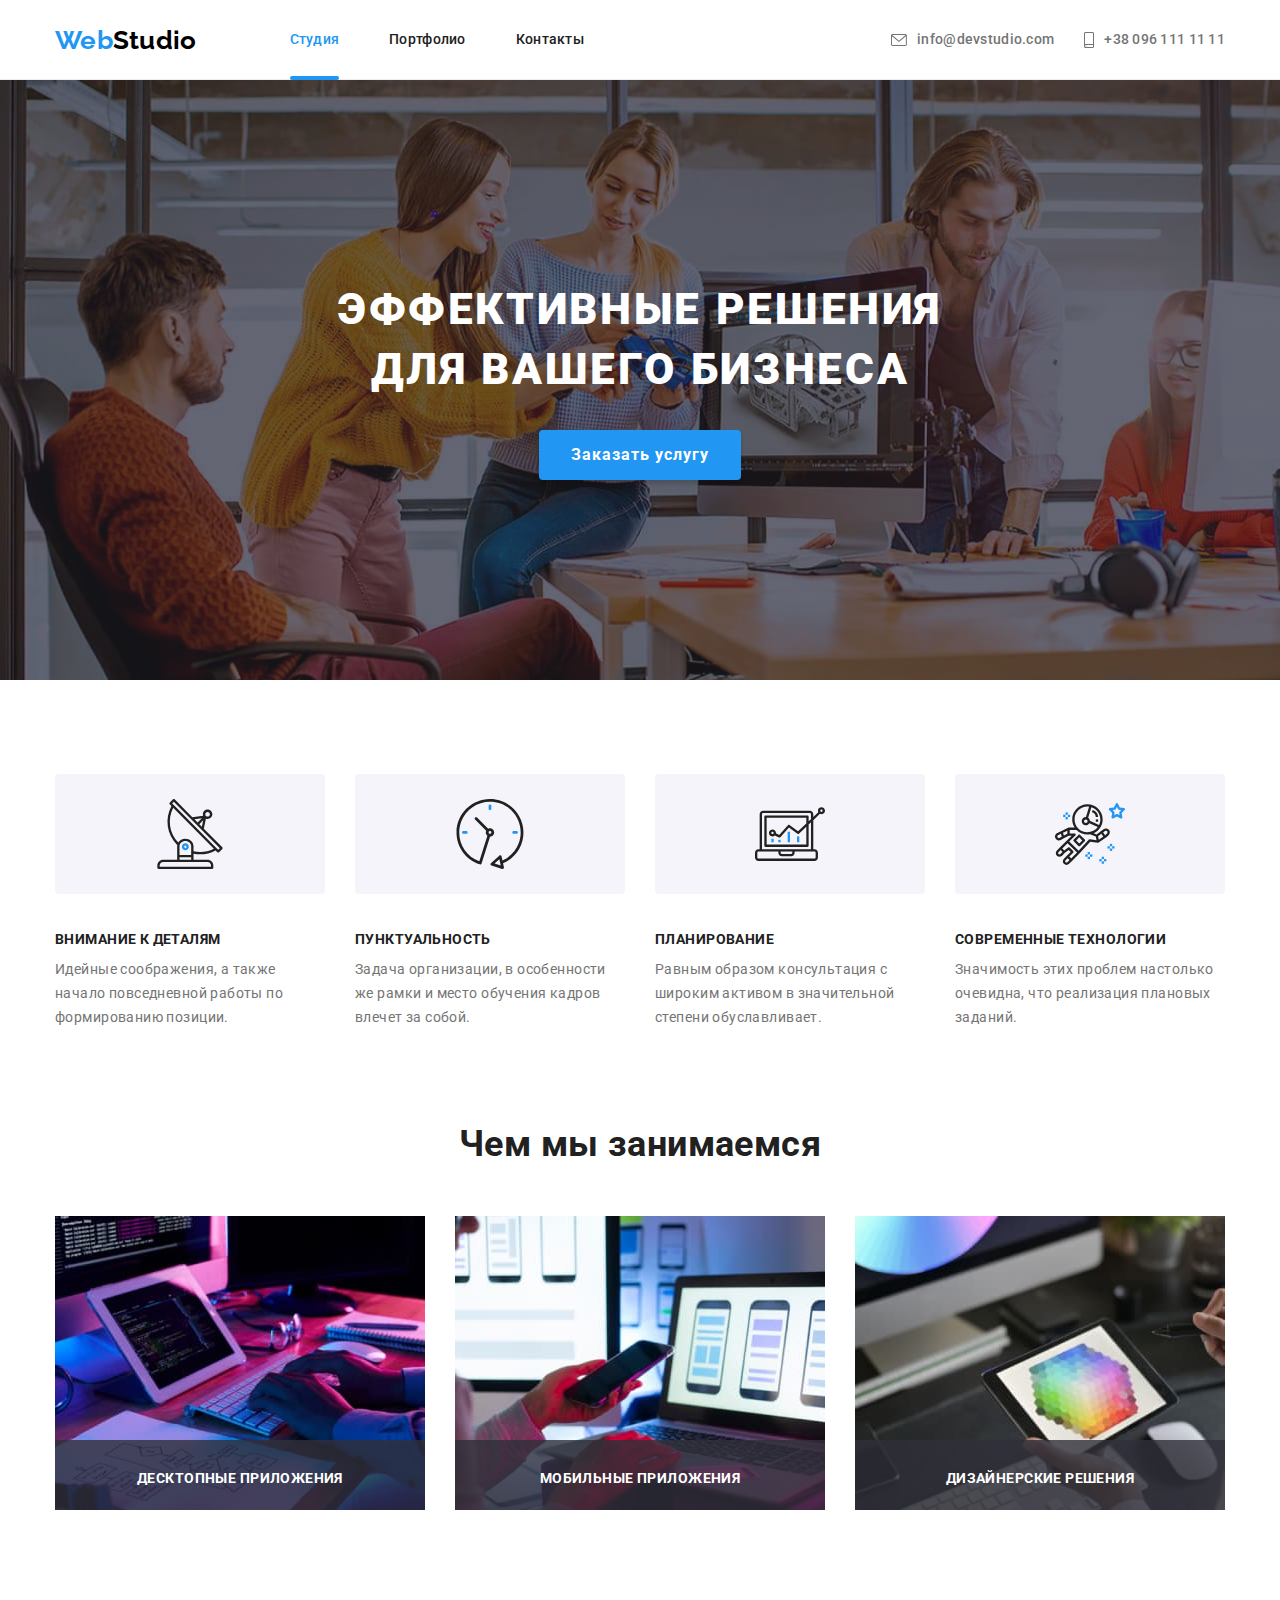
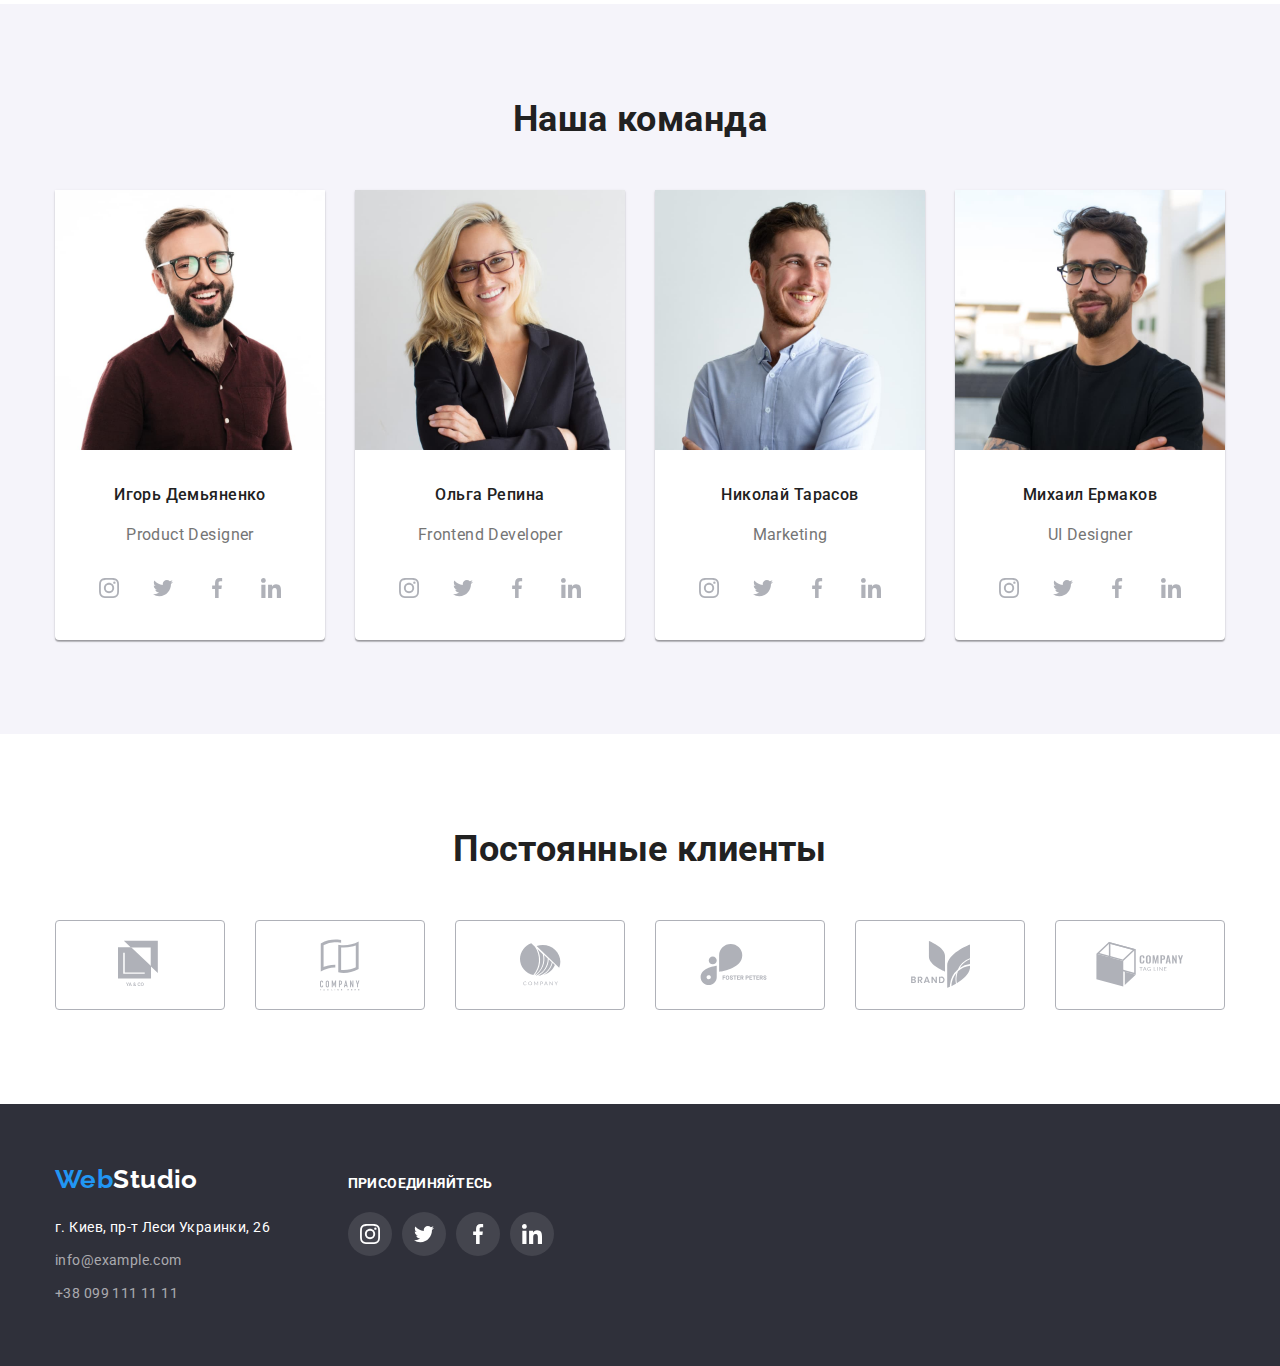
<file: index.html>
<!DOCTYPE html>
<html lang="ru">
<head>
    <meta charset="UTF-8">
    <meta http-equiv="X-UA-Compatible" content="IE=edge">
    <meta name="viewport" content="width=device-width, initial-scale=1.0">
    <title>WebStudio</title>    
    <link rel="preconnect" href="https://fonts.gstatic.com">
    <link href="https://fonts.googleapis.com/css2?family=Raleway:wght@700&family=Roboto:wght@400;500;700;900&display=swap"
        rel="stylesheet">
    <link rel="stylesheet" href="https://cdnjs.cloudflare.com/ajax/libs/modern-normalize/1.0.0/modern-normalize.min.css" />
    <link rel="stylesheet" href="./css/styles.css">    
</head>
<body class="body">

    <!-- Шапка страницы -->
    <header class="header">
        <div class="container header-container">
            <nav class="navigation">
                <a class="logo" href="./index.html"><span class="logo-web">Web</span>Studio</a>
                <ul class="list menu">
                    <li class="menu-item"><a class="link nav-website curent" href="Студия">Студия</a></li>
                    <li class="menu-item"><a class="link nav-website" href="./portfolio.html">Портфолио</a></li>
                    <li class="menu-item"><a class="link nav-website" href="Контакты">Контакты</a></li>
                </ul>
            </nav>
            <ul class="list menu">
                <li class="menu-item contacts">
                    <a class="link" href="mailto:info@devstudio.com">
                        <svg class="icon-mail">
                            <use href="./images/icons-svg/header/sprite.svg#icon-envelope"></use>
                        </svg>
                        info@devstudio.com</a>
                </li>
                <li class="menu-item contacts">
                    <a class="link" href="tell:+380961111111">
                        <svg class="icon-phone">
                            <use href="./images/icons-svg/header/sprite.svg#icon-smartphone"></use>
                        </svg>
                        +38 096 111 11 11</a>
                </li>
            </ul>
        </div>                                
    </header>

    <!-- Тело страницы -->
    <main>

        <!-- hero -->
        <section class="hero dark-bg">
            <div class="container">
                <h1 class="heading">Эффективные решения для вашего бизнеса</h1>
                <button class="button" type="button" data-modal-open>Заказать услугу</button>
            </div>              
        </section>

        <!-- Секция 2 -->
        <section class="title">
            <div class="container">
                <h2 class="title-list visually-hidden">Особености</h2>                    
                <ul class="list description">
                    <li class="description-item">                        
                        <h3 class="title-heading">Внимание к деталям</h3>
                        <p>Идейные соображения, а также начало повседневной работы по формированию позиции.</p>
                    </li>
                    <li class="description-item">
                        <h3 class="title-heading">Пунктуальность</h3>
                        <p>Задача организации, в особенности же рамки и место обучения кадров влечет за собой.</p>
                    </li>
                    <li class="description-item">
                        <h3 class="title-heading">Планирование</h3>
                        <p>Равным образом консультация с широким активом в значительной степени обуславливает.</p>
                    </li>
                    <li class="description-item">
                        <h3 class="title-heading">Современные технологии</h3>
                        <p>Значимость этих проблем настолько очевидна, что реализация плановых заданий.</p>
                    </li>
                </ul>                               
            </div>            
        </section>

        <!-- Секция 3 -->
        <section class="work">
            <div class="container">
                <h2 class="title-list">Чем мы занимаемся</h2>
                <ul class="list images">
                    <li class="images-item">
                        <img src="./images/box1.jpg" width="370" alt="компьютарные технологии">
                        <p class="label">Десктопные приложения</p>
                    </li>
                    <li class="images-item">
                        <img src="./images/box2.jpg" width="370" alt="мобилные приложения">
                        <p class="label">Мобильные приложения</p>
                    </li>
                    <li class="images-item">
                        <img src="./images/box3.jpg" width="370" alt="планшетная графика">
                        <p class="label">Дизайнерские решения</p>
                    </li>
                </ul>
            </div>         
        </section>

        <!-- Секция 4 -->
        <section class="team">
            <div class="container">
                <h2 class="title-list">Наша команда</h2>
                <ul class="list team-list">
                    <li class="list-card">
                        <img src="./images/Игорь_Демьяненко.jpg" width="270" alt="фото">
                        <div class="developer-names">
                            <h3 class="card-heading">Игорь Демьяненко</h3>
                            <p class="profession" lang="en">Product Designer</p>
                            <ul class="list social-icons">
                                <li class="social-icons-item">
                                    <a class="social-icons-link" href="" target="_blank" rel="noopener noreferrer">
                                        <svg class="icon">
                                            <use href="./images/icons-svg/social-network/sprite.svg#icon-instagram"></use>
                                        </svg>
                                    </a>
                                </li>
                                <li class="social-icons-item">
                                    <a class="social-icons-link" href="" target="_blank" rel="noopener noreferrer">
                                        <svg class="icon">
                                            <use href="./images/icons-svg/social-network/sprite.svg#icon-twitter"></use>
                                        </svg>
                                    </a>
                                </li>
                                <li class="social-icons-item">
                                    <a class="social-icons-link" href="" target="_blank" rel="noopener noreferrer">
                                        <svg class="icon">
                                            <use href="./images/icons-svg/social-network/sprite.svg#icon-facebook"></use>
                                        </svg>
                                    </a>
                                </li>
                                <li class="social-icons-item">
                                    <a class="social-icons-link" href="" target="_blank" rel="noopener noreferrer">
                                        <svg class="icon">
                                            <use href="./images/icons-svg/social-network/sprite.svg#icon-linkedin"></use>
                                        </svg>
                                    </a>
                                </li>
                            </ul>
                        </div>                        
                    </li>
                    <li class="list-card">
                        <img src="./images/Ольга_Репина.jpg" width="270" alt="фото">
                        <div class="developer-names">
                            <h3 class="card-heading">Ольга Репина</h3>
                            <p class="profession" lang="en">Frontend Developer</p>
                            <ul class="list social-icons">
                                <li class="social-icons-item">
                                    <a href="" class="social-icons-link" target="_blank" rel="noopener noreferrer">
                                        <svg class="icon">
                                            <use href="./images/icons-svg/social-network/sprite.svg#icon-instagram"></use>
                                        </svg>
                                    </a>
                                </li>
                                <li class="social-icons-item">
                                    <a href="" class="social-icons-link" target="_blank" rel="noopener noreferrer">
                                        <svg class="icon">
                                            <use href="./images/icons-svg/social-network/sprite.svg#icon-twitter"></use>
                                        </svg>
                                    </a>
                                </li>
                                <li class="social-icons-item">
                                    <a href="" class="social-icons-link" target="_blank" rel="noopener noreferrer">
                                        <svg class="icon">
                                            <use href="./images/icons-svg/social-network/sprite.svg#icon-facebook"></use>
                                        </svg>
                                    </a>
                                </li>
                                <li class="social-icons-item">
                                    <a href="" class="social-icons-link" target="_blank" rel="noopener noreferrer">
                                        <svg class="icon">
                                            <use href="./images/icons-svg/social-network/sprite.svg#icon-linkedin"></use>
                                        </svg>
                                    </a>
                                </li>
                            </ul>
                        </div>
                    </li>
                    <li class="list-card">
                        <img src="./images/Николай_Тарасов.jpg" width="270" alt="фото">
                        <div class="developer-names">
                            <h3 class="card-heading">Николай Тарасов</h3>
                            <p class="profession" lang="en">Marketing</p>
                            <ul class="list social-icons">
                                <li class="social-icons-item">
                                    <a href="" class="social-icons-link" target="_blank" rel="noopener noreferrer">
                                        <svg class="icon">
                                            <use href="./images/icons-svg/social-network/sprite.svg#icon-instagram"></use>
                                        </svg>
                                    </a>
                                </li>
                                <li class="social-icons-item">
                                    <a href="" class="social-icons-link" target="_blank" rel="noopener noreferrer">
                                        <svg class="icon">
                                            <use href="./images/icons-svg/social-network/sprite.svg#icon-twitter"></use>
                                        </svg>
                                    </a>
                                </li>
                                <li class="social-icons-item">
                                    <a href="" class="social-icons-link" target="_blank" rel="noopener noreferrer">
                                        <svg class="icon">
                                            <use href="./images/icons-svg/social-network/sprite.svg#icon-facebook"></use>
                                        </svg>
                                    </a>
                                </li>
                                <li class="social-icons-item">
                                    <a href="" class="social-icons-link" target="_blank" rel="noopener noreferrer">
                                        <svg class="icon">
                                            <use href="./images/icons-svg/social-network/sprite.svg#icon-linkedin"></use>
                                        </svg>
                                    </a>
                                </li>
                            </ul>
                        </div>                        
                    </li>
                    <li class="list-card">
                        <img src="./images/Михаил_Ермаков.jpg" width="270" alt="фото">
                        <div class="developer-names">
                            <h3 class="card-heading">Михаил Ермаков</h3>
                            <p class="profession" lang="en">UI Designer</p>
                            <ul class="list social-icons">
                                <li class="social-icons-item">
                                    <a href="" class="social-icons-link" target="_blank" rel="noopener noreferrer">
                                        <svg class="icon">
                                            <use href="./images/icons-svg/social-network/sprite.svg#icon-instagram"></use>
                                        </svg>
                                    </a>
                                </li>
                                <li class="social-icons-item">
                                    <a href="" class="social-icons-link" target="_blank" rel="noopener noreferrer">
                                        <svg class="icon">
                                            <use href="./images/icons-svg/social-network/sprite.svg#icon-twitter"></use>
                                        </svg>
                                    </a>
                                </li>
                                <li class="social-icons-item">
                                    <a href="" class="social-icons-link" target="_blank" rel="noopener noreferrer">
                                        <svg class="icon">
                                            <use href="./images/icons-svg/social-network/sprite.svg#icon-facebook"></use>
                                        </svg>
                                    </a>
                                </li>
                                <li class="social-icons-item">
                                    <a href="" class="social-icons-link" target="_blank" rel="noopener noreferrer">
                                        <svg class="icon">
                                            <use href="./images/icons-svg/social-network/sprite.svg#icon-linkedin"></use>
                                        </svg>
                                    </a>
                                </li>
                            </ul>
                        </div>                        
                    </li>
                </ul>
            </div>            
        </section>

        <!-- secnion 5 -->
        <section class="clients">
            <div class="container">
                <h2 class="title-list">Постоянные клиенты</h2>
                <ul class="list logo-clients">
                    <li class="logotips">
                        <a class="link partners-link" href="" target="_blank" rel="noopener noreferrer">                            
                            <svg class="icon" width="44" height="50">
                                <use href="./images/icons-svg/clients/sprite.svg#icon-ya--co"></use>
                            </svg>
                        </a>
                    </li>
                    <li class="logotips">
                        <a class="link partners-link" href="" target="_blank" rel="noopener noreferrer">
                            <svg class="icon" width="40" height="52">
                                <use href="./images/icons-svg/clients/sprite.svg#icon-tagline"></use>
                            </svg>
                        </a>
                    </li>
                    <li class="logotips">
                        <a class="link partners-link" href="" target="_blank" rel="noopener noreferrer">
                            <svg class="icon" width="41" height="43">
                                <use href="./images/icons-svg/clients/sprite.svg#icon-company"></use>
                            </svg>
                        </a>
                    </li>
                    <li class="logotips">
                        <a class="link partners-link" href="" target="_blank" rel="noopener noreferrer">
                            <svg class="icon" width="80" height="42">
                                <use href="./images/icons-svg/clients/sprite.svg#icon-foster-peters"></use>
                            </svg>
                        </a>
                    </li>
                    <li class="logotips">
                        <a class="link partners-link" href="" target="_blank" rel="noopener noreferrer">
                            <svg class="icon"  width="59" height="47">
                                <use href="./images/icons-svg/clients/sprite.svg#icon-brand"></use>
                            </svg>
                        </a>
                    </li>
                    <li class="logotips">
                        <a class="link partners-link" href="" target="_blank" rel="noopener noreferrer">
                            <svg class="icon"  width="88" height="45">
                                <use href="./images/icons-svg/clients/sprite.svg#icon-tag-line"></use>
                            </svg>
                        </a>
                    </li>
                </ul>
            </div>
        </section>
    </main>

    <!-- Подвал страницы -->
    <footer class="footer dark-bg">
        <div class="container">
            <section class="footer-map">
                <a class="logo" href="./index.html"><span class="logo-web">Web</span>Studio</a>
                <address class="adres">
                    <a class="link adres-link" href="https://goo.gl/maps/QiGwBbTiT5LWNv1y5" target="_blank" rel="noopener noreferrer">г.
                        Киев, пр-т Леси Украинки, 26</a>
                
                    <ul class="list footer-list">
                        <li class="footer-link"><a class="link footer-nav" href="mailto:info@example.com">info@example.com</a></li>
                        <li class="footer-link"><a class="link footer-nav" href="tell:+380991111111">+38 099 111 11 11</a></li>
                    </ul>
                </address>
            </section>            
            <section class="social-site">
                <h3 class="title-heading">присоединяйтесь</h3>
                <ul class="list social-icons">
                    <li class="social-icons-item">
                        <a href="" class="social-icons-link" target="_blank" rel="noopener noreferrer">
                            <svg class="icon">
                                <use href="./images/icons-svg/social-network/sprite.svg#icon-instagram"></use>
                            </svg>
                        </a>
                    </li>
                    <li class="social-icons-item">
                        <a href="" class="social-icons-link" target="_blank" rel="noopener noreferrer">
                            <svg class="icon">
                                <use href="./images/icons-svg/social-network/sprite.svg#icon-twitter"></use>
                            </svg>
                        </a>
                    </li>
                    <li class="social-icons-item">
                        <a href="" class="social-icons-link" target="_blank" rel="noopener noreferrer">
                            <svg class="icon">
                                <use href="./images/icons-svg/social-network/sprite.svg#icon-facebook"></use>
                            </svg>
                        </a>
                    </li>
                    <li class="social-icons-item">
                        <a href="" class="social-icons-link" target="_blank" rel="noopener noreferrer">
                            <svg class="icon">
                                <use href="./images/icons-svg/social-network/sprite.svg#icon-linkedin"></use>
                            </svg>
                        </a>
                    </li>
                </ul>
            </section>
        </div>        
    </footer>

    <div class="backdrop is-hidden" data-modal>
        <div class="modal">
            <button class="modal-button" data-modal-close>
                <svg class="icon">
                    <use href="./images/icons-svg/modal/sprite.svg#icon-close-black"></use>
                </svg>
            </button>
        </div>
    </div>

    <script src="./js/modal.js"></script>
</body>
</html>
</file>
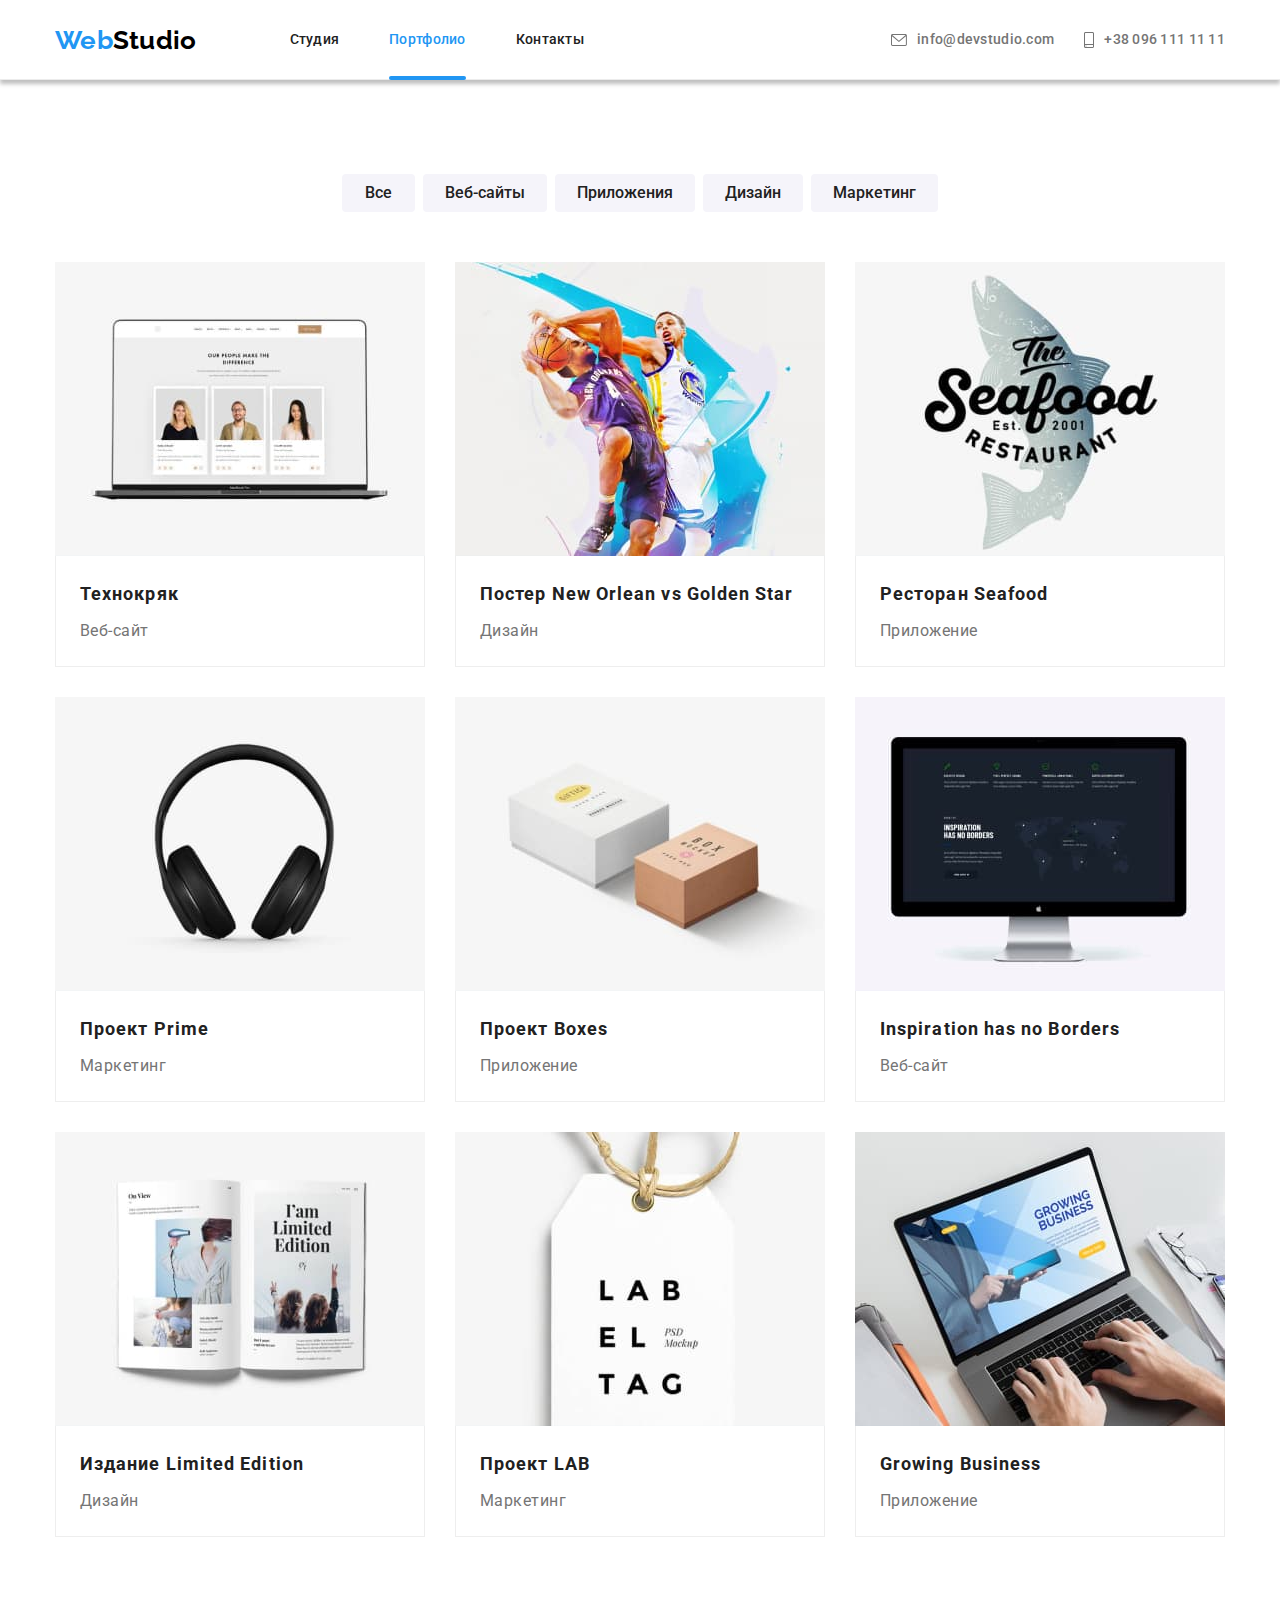
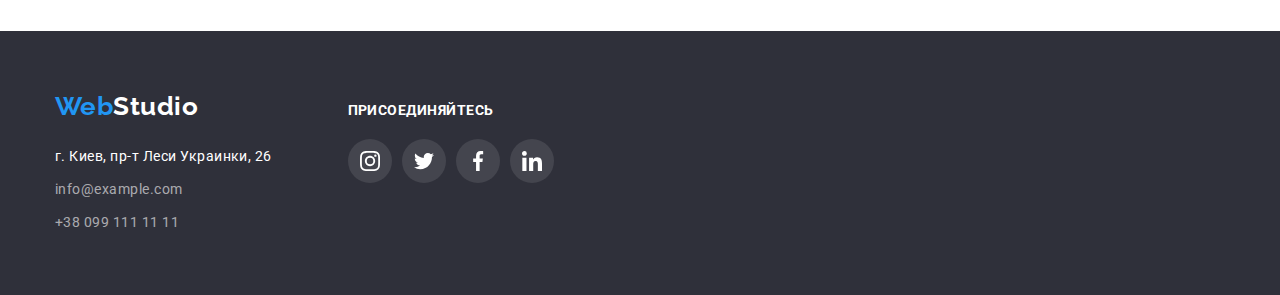
<file: portfolio.html>
<!DOCTYPE html>
<html lang="ru">

<head>
    <meta charset="UTF-8">
    <meta http-equiv="X-UA-Compatible" content="IE=edge">
    <meta name="viewport" content="width=device-width, initial-scale=1.0">
    <title>WebStudio-Portfolio</title>    
    <link rel="preconnect" href="https://fonts.gstatic.com">
    <link href="https://fonts.googleapis.com/css2?family=Raleway:wght@700&family=Roboto:wght@400;500;700;900&display=swap"
        rel="stylesheet">
    <link rel="stylesheet" href="https://cdnjs.cloudflare.com/ajax/libs/modern-normalize/1.0.0/modern-normalize.min.css" />
    <link rel="stylesheet" href="./css/styles.css">
</head>
<body class="body-portfolio">

    <!-- header page -->
    <header class="header second-header">
        <div class="container header-container">
            <nav class="navigation">
                <a class="logo" href="./index.html"><span class="logo-web">Web</span>Studio</a>
                <ul class="list menu">
                    <li class="menu-item"><a class="link nav-website" href="./index.html">Студия</a></li>
                    <li class="menu-item"><a class="link nav-website curent" href="Портфолио">Портфолио</a></li>
                    <li class="menu-item"><a class="link nav-website" href="Контакты">Контакты</a></li>
                </ul>
            </nav>
            <ul class="list menu">
                <li class="menu-item contacts">
                    <a class="link" href="mailto:info@devstudio.com">
                        <svg class="icon-mail">
                            <use href="./images/icons-svg/header/sprite.svg#icon-envelope"></use>
                        </svg>
                        info@devstudio.com</a>
                </li>
                <li class="menu-item contacts">
                    <a class="link" href="tell:+380961111111">
                        <svg class="icon-phone">
                            <use href="./images/icons-svg/header/sprite.svg#icon-smartphone"></use>
                        </svg>
                        +38 096 111 11 11</a>
                </li>
            </ul>
        </div>        
    </header>

    <!-- body page -->
    <main>
        <h1 class="title-list visually-hidden">Наши работы</h1>
        
        <section class="section">
            <div class="container">
                <h2 class="title-list visually-hidden">Навигация</h2>
                <ul class="list button-nav">
                    <li class="button-item"><button class="list-button curent-button" type="button">Все</button></li>
                    <li class="button-item"><button class="list-button" type="button">Веб-сайты</button></li>
                    <li class="button-item"><button class="list-button" type="button">Приложения</button></li>
                    <li class="button-item"><button class="list-button" type="button">Дизайн</button></li>
                    <li class="button-item"><button class="list-button" type="button">Маркетинг</button></li>
                </ul>
                <ul class="list box-navigation">
                    <li class="box">
                        <a class="link" href="">
                            <div class="overlay">
                                <img src="./images/portfolio/tehnokrayk.jpg" width="370" height="294" alt="Технокряк">
                                <p class="img-content">
                                    Технокряк это современная площадка распространения коронавируса.
                                    Компании используют эту платформу для цифрового
                                    шпионажа и атак на защищённые сервера конкурентов.
                                </p>
                            </div>                                                       
                            <div class="title-card">
                                <h3 class="title-work">Технокряк</h3>
                                <p>Веб-сайт</p>
                            </div>                            
                        </a>
                    </li>
                    <li class="box">
                        <a class="link" href="">
                            <div class="overlay">
                                <img src="./images/portfolio/poster.jpg" width="370" height="294" alt="Постер New Orlean vs Golden Star">
                                <p class="img-content">
                                    Технокряк это современная площадка распространения коронавируса.
                                    Компании используют эту платформу для цифрового
                                    шпионажа и атак на защищённые сервера конкурентов.
                                </p>
                            </div>
                            <div class="title-card">
                                <h3 class="title-work">Постер New Orlean vs Golden Star</h3>
                                <p>Дизайн</p>
                            </div>                            
                        </a>
                    </li>
                    <li class="box">
                        <a class="link" href="">
                            <div class="overlay">
                                <img src="./images/portfolio/seafood.jpg" width="370" height="294" alt="Ресторан Seafood">
                                <p class="img-content">
                                    Технокряк это современная площадка распространения коронавируса.
                                    Компании используют эту платформу для цифрового
                                    шпионажа и атак на защищённые сервера конкурентов.
                                </p>
                            </div>
                            <div class="title-card">
                                <h3 class="title-work">Ресторан Seafood</h3>
                                <p>Приложение</p>
                            </div>                            
                        </a>
                    </li>
                    <li class="box">
                        <a class="link" href="">
                            <div class="overlay">
                                <img src="./images/portfolio/prime.jpg" width="370" height="294" alt="Проект Prime">
                                <p class="img-content">
                                    Технокряк это современная площадка распространения коронавируса.
                                    Компании используют эту платформу для цифрового
                                    шпионажа и атак на защищённые сервера конкурентов.
                                </p>
                            </div>                            
                            <div class="title-card">
                                <h3 class="title-work">Проект Prime</h3>
                                <p>Маркетинг</p>
                            </div>                            
                        </a>
                    </li>
                    <li class="box">
                        <a class="link" href="">
                            <div class="overlay">
                                <img src="./images/portfolio/boxes.jpg" width="370" height="294" alt="Проект Boxes">
                                <p class="img-content">
                                    Технокряк это современная площадка распространения коронавируса.
                                    Компании используют эту платформу для цифрового
                                    шпионажа и атак на защищённые сервера конкурентов.
                                </p>
                            </div>
                            <div class="title-card">
                                <h3 class="title-work">Проект Boxes</h3>
                                <p>Приложение</p>
                            </div>                            
                        </a>
                    </li>
                    <li class="box">
                        <a class="link" href="">
                            <div class="overlay">
                                <img src="./images/portfolio/inspiration.jpg" width="370" height="294" alt="Inspiration has no Borders">
                                <p class="img-content">
                                    Технокряк это современная площадка распространения коронавируса.
                                    Компании используют эту платформу для цифрового
                                    шпионажа и атак на защищённые сервера конкурентов.
                                </p>
                            </div>
                            <div class="title-card">
                                <h3 class="title-work">Inspiration has no Borders</h3>
                                <p>Веб-сайт</p>
                            </div>                            
                        </a>
                    </li>
                    <li class="box">
                        <a class="link" href="">
                            <div class="overlay">
                                <img src="./images/portfolio/limited-edition.jpg" width="370" height="294" alt="Издание Limited Edition">
                                <p class="img-content">
                                    Технокряк это современная площадка распространения коронавируса.
                                    Компании используют эту платформу для цифрового
                                    шпионажа и атак на защищённые сервера конкурентов.
                                </p>
                            </div>
                            <div class="title-card">
                                <h3 class="title-work">Издание Limited Edition</h3>
                                <p>Дизайн</p>
                            </div>                            
                        </a>
                    </li>
                    <li class="box">
                        <a class="link" href="">
                            <div class="overlay">
                                <img src="./images/portfolio/lab.jpg" width="370" height="294" alt="Проект LAB">
                                <p class="img-content">
                                    Технокряк это современная площадка распространения коронавируса.
                                    Компании используют эту платформу для цифрового
                                    шпионажа и атак на защищённые сервера конкурентов.
                                </p>
                            </div>
                            <div class="title-card">
                                <h3 class="title-work">Проект LAB</h3>
                                <p>Маркетинг</p>
                            </div>                            
                        </a>
                    </li>
                    <li class="box">
                        <a class="link" href="">
                            <div class="overlay">
                                <img src="./images/portfolio/growing-business.jpg" width="370" height="294" alt="Growing Business">
                                <p class="img-content">
                                    Технокряк это современная площадка распространения коронавируса.
                                    Компании используют эту платформу для цифрового
                                    шпионажа и атак на защищённые сервера конкурентов.
                                </p>
                            </div>
                            <div class="title-card">
                                <h3 class="title-work">Growing Business</h3>
                                <p>Приложение</p>
                            </div>                            
                        </a>
                    </li>
                </ul>
            </div>            
        </section>
    </main>

    <!-- footer page -->
    <footer class="footer dark-bg">
        <div class="container">
            <section class="footer-map">
                <a class="logo" href="./index.html"><span class="logo-web">Web</span>Studio</a>
                <address class="adres">
                    <a class="link adres-link" href="https://goo.gl/maps/QiGwBbTiT5LWNv1y5" target="_blank"
                        rel="noopener noreferrer">г.
                        Киев, пр-т Леси Украинки, 26</a>
    
                    <ul class="list footer-list">
                        <li class="footer-link"><a class="link footer-nav"
                                href="mailto:info@example.com">info@example.com</a></li>
                        <li class="footer-link"><a class="link footer-nav" href="tell:+380991111111">+38 099 111 11 11</a>
                        </li>
                    </ul>
                </address>
            </section>
            <section class="social-site">
                <h3 class="title-heading">присоединяйтесь</h3>
                <ul class="list social-icons">
                    <li class="social-icons-item">
                        <a href="" class="social-icons-link" target="_blank" rel="noopener noreferrer">
                            <svg class="icon">
                                <use href="./images/icons-svg/social-network/sprite.svg#icon-instagram"></use>
                            </svg>
                        </a>
                    </li>
                    <li class="social-icons-item">
                        <a href="" class="social-icons-link" target="_blank" rel="noopener noreferrer">
                            <svg class="icon">
                                <use href="./images/icons-svg/social-network/sprite.svg#icon-twitter"></use>
                            </svg>
                        </a>
                    </li>
                    <li class="social-icons-item">
                        <a href="" class="social-icons-link" target="_blank" rel="noopener noreferrer">
                            <svg class="icon">
                                <use href="./images/icons-svg/social-network/sprite.svg#icon-facebook"></use>
                            </svg>
                        </a>
                    </li>
                    <li class="social-icons-item">
                        <a href="" class="social-icons-link" target="_blank" rel="noopener noreferrer">
                            <svg class="icon">
                                <use href="./images/icons-svg/social-network/sprite.svg#icon-linkedin"></use>
                            </svg>
                        </a>
                    </li>
                </ul>
            </section>
        </div>
    </footer>
</body>
    
</html>
</file>
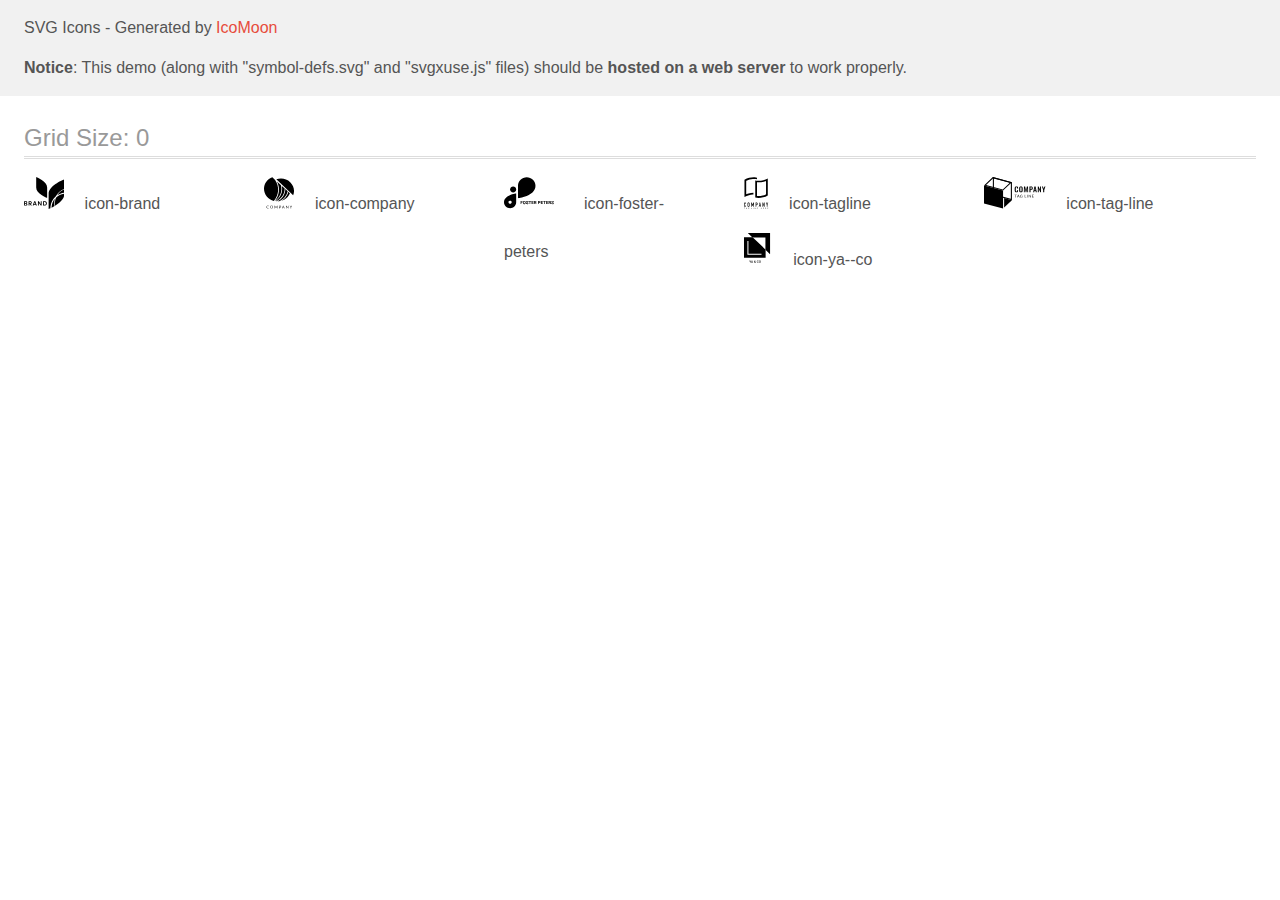
<file: images/icons-svg/clients/icomoon/demo-external-svg.html>
<!doctype html>
<html>
<head>
    <title>IcoMoon - SVG Icons</title>
    <meta charset="utf-8">
    <meta name="viewport" content="width=device-width, initial-scale=1">
    <link rel="stylesheet" href="demo-files/demo.css">
    <link rel="stylesheet" href="style.css">
</head>
<body>
<header class="bgc1 clearfix">
<div class="mhl">
    <p>SVG Icons - Generated by <a href="https://icomoon.io/app">IcoMoon</a></p><p><strong>Notice</strong>: This demo (along with "symbol-defs.svg" and "svgxuse.js" files) should be <b>hosted on a web server</b> to work properly.</p>
</div>
</header>
    <div class="clearfix mhl ptl">
        <h1 class="mvm mtn fgc1">Grid Size: 0</h1>
        <div class="glyph fs1">
            <div class="clearfix pbs">
                <svg class="icon icon-brand"><use xlink:href="symbol-defs.svg#icon-brand"></use></svg><span class="name"> icon-brand</span>
            </div>
        </div>
        <div class="glyph fs1">
            <div class="clearfix pbs">
                <svg class="icon icon-company"><use xlink:href="symbol-defs.svg#icon-company"></use></svg><span class="name"> icon-company</span>
            </div>
        </div>
        <div class="glyph fs1">
            <div class="clearfix pbs">
                <svg class="icon icon-foster-peters"><use xlink:href="symbol-defs.svg#icon-foster-peters"></use></svg><span class="name"> icon-foster-peters</span>
            </div>
        </div>
        <div class="glyph fs1">
            <div class="clearfix pbs">
                <svg class="icon icon-tagline"><use xlink:href="symbol-defs.svg#icon-tagline"></use></svg><span class="name"> icon-tagline</span>
            </div>
        </div>
        <div class="glyph fs1">
            <div class="clearfix pbs">
                <svg class="icon icon-tag-line"><use xlink:href="symbol-defs.svg#icon-tag-line"></use></svg><span class="name"> icon-tag-line</span>
            </div>
        </div>
        <div class="glyph fs1">
            <div class="clearfix pbs">
                <svg class="icon icon-ya--co"><use xlink:href="symbol-defs.svg#icon-ya--co"></use></svg><span class="name"> icon-ya--co</span>
            </div>
        </div>
  </div>
<script defer src="svgxuse.js"></script>
</body>
</html>
</file>
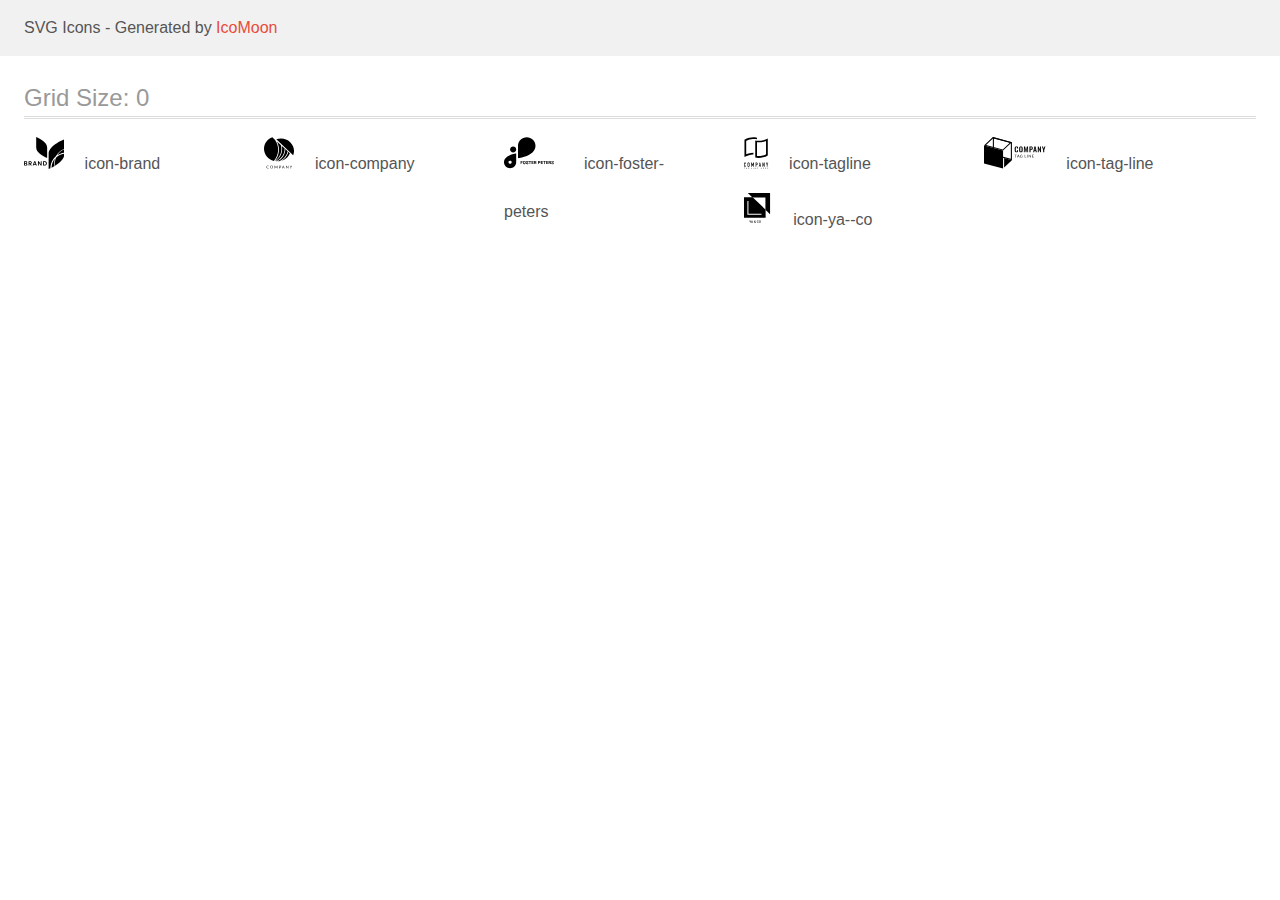
<file: images/icons-svg/clients/icomoon/demo.html>
<!doctype html>
<html>
<head>
    <title>IcoMoon - SVG Icons</title>
    <meta charset="utf-8">
    <meta name="viewport" content="width=device-width, initial-scale=1">
    <link rel="stylesheet" href="demo-files/demo.css">
    <link rel="stylesheet" href="style.css">
</head>
<body>
<svg aria-hidden="true" style="position: absolute; width: 0; height: 0; overflow: hidden;" version="1.1" xmlns="http://www.w3.org/2000/svg" xmlns:xlink="http://www.w3.org/1999/xlink">
<defs>
<symbol id="icon-brand" viewBox="0 0 40 32">
<path d="M3.055 26.742c0.156 0.194 0.24 0.438 0.236 0.688 0.008 0.163-0.021 0.326-0.084 0.476s-0.159 0.285-0.281 0.393c-0.304 0.231-0.681 0.343-1.061 0.317h-1.865v-4.361h1.827c0.361-0.024 0.718 0.078 1.012 0.29 0.118 0.099 0.211 0.224 0.273 0.366s0.089 0.296 0.081 0.45c0.011 0.241-0.065 0.477-0.212 0.667-0.142 0.173-0.338 0.293-0.556 0.341 0.247 0.045 0.471 0.177 0.63 0.373zM0.868 26.084h0.781c0.177 0.013 0.354-0.038 0.496-0.145 0.059-0.053 0.104-0.12 0.133-0.193s0.041-0.153 0.034-0.233c0.006-0.079-0.006-0.158-0.035-0.232s-0.073-0.14-0.13-0.194c-0.147-0.11-0.329-0.162-0.511-0.147h-0.768v1.144zM2.222 27.756c0.063-0.055 0.112-0.123 0.144-0.2s0.046-0.16 0.041-0.243c0.005-0.084-0.010-0.168-0.042-0.246s-0.083-0.147-0.146-0.202c-0.153-0.114-0.341-0.17-0.53-0.158h-0.819v1.199h0.83c0.187 0.011 0.372-0.043 0.524-0.151z"></path>
<path d="M6.79 28.617l-1.016-1.704h-0.382v1.704h-0.874v-4.361h1.655c0.417-0.029 0.83 0.104 1.152 0.371 0.231 0.237 0.371 0.549 0.393 0.879s-0.073 0.659-0.27 0.925c-0.204 0.235-0.483 0.391-0.789 0.443l1.082 1.743h-0.951zM5.392 26.318h0.715c0.497 0 0.745-0.22 0.745-0.66 0.005-0.090-0.008-0.18-0.040-0.264s-0.080-0.161-0.143-0.226c-0.157-0.131-0.359-0.195-0.562-0.177h-0.724l0.008 1.327z"></path>
<path d="M11.568 27.739h-1.742l-0.308 0.878h-0.917l1.6-4.312h0.991l1.593 4.312h-0.917l-0.301-0.878zM11.335 27.079l-0.637-1.841-0.637 1.841h1.273z"></path>
<path d="M17.55 28.617h-0.868l-1.946-2.965v2.965h-0.866v-4.361h0.866l1.946 2.983v-2.983h0.868v4.361z"></path>
<path d="M22.502 27.573c-0.179 0.329-0.453 0.597-0.785 0.769-0.378 0.192-0.797 0.286-1.22 0.275h-1.545v-4.361h1.545c0.422-0.011 0.841 0.081 1.22 0.268 0.332 0.168 0.606 0.433 0.785 0.761 0.179 0.355 0.272 0.747 0.272 1.144s-0.093 0.789-0.272 1.144zM21.509 27.469c0.248-0.29 0.384-0.659 0.384-1.041s-0.136-0.751-0.384-1.041c-0.299-0.262-0.69-0.396-1.086-0.371h-0.603v2.823h0.603c0.397 0.025 0.787-0.108 1.086-0.371z"></path>
<path d="M12.111 0c0 0 11.201 4.246 10.963 10.39v10.392c0 0-11.193-4.248-10.959-10.392l-0.004-10.39z"></path>
<path d="M33.054 18.349c2.115-1.462 4.562-2.367 7.117-2.633v-3.253c-2.943 1.139-5.44 3.204-7.117 5.886z"></path>
<path d="M31.783 19.329c1.731-3.5 4.733-6.202 8.388-7.548v-9.374c0 0-15.952 6.048-15.614 14.797v14.795c0 0 0.711-0.27 1.829-0.778 0-0.473 0-0.95 0.051-1.43 0.33-4.062 2.253-7.826 5.347-10.464z"></path>
<path d="M30.266 24.825c0.084-1.026 0.271-2.041 0.558-3.029-1.926 2.279-3.093 5.106-3.335 8.085-0.023 0.281-0.036 0.562-0.042 0.852 0.906-0.437 1.96-0.982 3.068-1.623-0.283-1.409-0.366-2.851-0.248-4.284z"></path>
<path d="M30.9 24.878c-0.106 1.296-0.040 2.601 0.197 3.879 4.358-2.618 9.255-6.664 9.067-11.553v-0.426c-3.114 0.35-6.027 1.716-8.292 3.89-0.53 1.347-0.858 2.766-0.972 4.21z"></path>
</symbol>
<symbol id="icon-company" viewBox="0 0 31 32">
<path d="M4.722 31.103c0.011 0 0.022 0.003 0.032 0.007s0.019 0.011 0.027 0.018l0.153 0.161c-0.119 0.13-0.266 0.234-0.431 0.305-0.193 0.077-0.401 0.115-0.611 0.109-0.197 0.004-0.392-0.031-0.574-0.102-0.164-0.065-0.312-0.164-0.433-0.288-0.123-0.129-0.218-0.28-0.279-0.445-0.067-0.184-0.1-0.377-0.098-0.571-0.003-0.195 0.033-0.39 0.105-0.573 0.067-0.166 0.168-0.317 0.297-0.445 0.131-0.126 0.287-0.224 0.459-0.29 0.189-0.070 0.389-0.104 0.591-0.102 0.188-0.004 0.375 0.027 0.549 0.093 0.152 0.063 0.291 0.15 0.412 0.257l-0.128 0.171c-0.009 0.012-0.020 0.023-0.033 0.031-0.015 0.010-0.033 0.014-0.052 0.013-0.020-0.001-0.039-0.008-0.056-0.018l-0.069-0.046-0.096-0.058c-0.041-0.022-0.084-0.041-0.128-0.057-0.057-0.019-0.115-0.035-0.174-0.046-0.075-0.013-0.151-0.019-0.228-0.018-0.146-0.002-0.29 0.024-0.425 0.077-0.126 0.048-0.239 0.122-0.333 0.215-0.095 0.099-0.169 0.216-0.216 0.343-0.054 0.145-0.080 0.298-0.078 0.452-0.002 0.156 0.024 0.312 0.078 0.46 0.047 0.126 0.119 0.242 0.212 0.341 0.088 0.093 0.196 0.165 0.318 0.212 0.125 0.049 0.259 0.074 0.394 0.073 0.078 0.001 0.156-0.004 0.234-0.015 0.126-0.015 0.247-0.056 0.354-0.122 0.054-0.034 0.104-0.072 0.151-0.113 0.020-0.018 0.046-0.028 0.073-0.029z"></path>
<path d="M9.144 30.296c0.002 0.194-0.033 0.386-0.103 0.567-0.062 0.165-0.161 0.315-0.288 0.44s-0.282 0.224-0.452 0.289c-0.375 0.136-0.789 0.136-1.164 0-0.169-0.066-0.323-0.165-0.45-0.29-0.128-0.128-0.227-0.279-0.291-0.445-0.138-0.367-0.138-0.769 0-1.136 0.065-0.166 0.164-0.317 0.291-0.447 0.128-0.121 0.281-0.216 0.45-0.279 0.374-0.139 0.79-0.139 1.164 0 0.17 0.066 0.324 0.165 0.452 0.29 0.126 0.127 0.224 0.276 0.289 0.44 0.071 0.183 0.106 0.376 0.103 0.571zM8.742 30.296c0.003-0.155-0.022-0.309-0.073-0.456-0.043-0.126-0.113-0.242-0.205-0.341-0.090-0.094-0.2-0.167-0.323-0.215-0.272-0.1-0.574-0.1-0.846 0-0.123 0.048-0.234 0.121-0.324 0.215-0.093 0.098-0.164 0.215-0.207 0.341-0.097 0.297-0.097 0.615 0 0.912 0.043 0.126 0.114 0.242 0.207 0.341 0.090 0.093 0.2 0.166 0.324 0.213 0.273 0.097 0.573 0.097 0.846 0 0.123-0.047 0.234-0.12 0.323-0.213 0.092-0.099 0.162-0.215 0.205-0.341 0.051-0.147 0.076-0.301 0.073-0.456z"></path>
<path d="M12.161 30.774l0.040 0.102c0.015-0.036 0.029-0.069 0.044-0.102 0.015-0.034 0.031-0.068 0.050-0.1l0.978-1.694c0.019-0.029 0.036-0.047 0.056-0.053 0.026-0.008 0.053-0.011 0.080-0.009h0.289v2.755h-0.343v-2.026c0-0.026 0-0.055 0-0.086-0.002-0.032-0.002-0.063 0-0.095l-0.984 1.718c-0.012 0.026-0.033 0.047-0.058 0.063s-0.054 0.023-0.084 0.023h-0.056c-0.030 0-0.059-0.007-0.084-0.023s-0.045-0.037-0.057-0.063l-1.013-1.729c0 0.033 0 0.066 0 0.099s0 0.062 0 0.088v2.026h-0.331v-2.75h0.289c0.027-0.002 0.054 0.002 0.080 0.009 0.024 0.011 0.043 0.030 0.054 0.053l0.999 1.696c0.020 0.031 0.036 0.064 0.050 0.098z"></path>
<path d="M15.842 30.638v1.032h-0.383v-2.752h0.854c0.161-0.003 0.322 0.017 0.477 0.060 0.124 0.033 0.239 0.092 0.337 0.171 0.085 0.075 0.151 0.167 0.191 0.27 0.045 0.112 0.067 0.232 0.065 0.352 0.002 0.121-0.022 0.24-0.071 0.352-0.046 0.106-0.117 0.2-0.207 0.275-0.098 0.083-0.214 0.145-0.339 0.182-0.149 0.045-0.305 0.067-0.461 0.064l-0.463-0.007zM15.842 30.342h0.463c0.101 0.001 0.201-0.013 0.297-0.042 0.079-0.025 0.152-0.066 0.214-0.119 0.058-0.050 0.102-0.113 0.13-0.182 0.031-0.074 0.047-0.152 0.046-0.232 0.004-0.076-0.009-0.153-0.038-0.224s-0.075-0.135-0.134-0.188c-0.146-0.109-0.33-0.162-0.515-0.148h-0.463v1.134z"></path>
<path d="M20.987 31.673h-0.302c-0.030 0.001-0.060-0.008-0.084-0.026-0.022-0.017-0.039-0.039-0.050-0.064l-0.26-0.666h-1.307l-0.27 0.666c-0.010 0.024-0.026 0.046-0.048 0.062-0.024 0.019-0.055 0.028-0.086 0.027h-0.302l1.148-2.756h0.398l1.164 2.756zM19.092 30.65h1.080l-0.456-1.122c-0.035-0.084-0.064-0.171-0.086-0.259l-0.044 0.144c-0.013 0.044-0.029 0.084-0.042 0.117l-0.452 1.12z"></path>
<path d="M22.641 28.931c0.023 0.012 0.043 0.029 0.057 0.049l1.675 2.077c0-0.033 0-0.066 0-0.097s0-0.062 0-0.091v-1.951h0.343v2.756h-0.191c-0.027 0.001-0.054-0.005-0.078-0.016-0.024-0.013-0.044-0.030-0.061-0.051l-1.673-2.075c0.002 0.032 0.002 0.063 0 0.095 0 0.031 0 0.058 0 0.084v1.964h-0.343v-2.756h0.203c0.024-0.001 0.047 0.004 0.069 0.013z"></path>
<path d="M27.537 30.577v1.094h-0.383v-1.094l-1.059-1.66h0.343c0.029-0.002 0.059 0.007 0.082 0.024 0.021 0.018 0.038 0.039 0.052 0.062l0.662 1.071c0.027 0.046 0.050 0.088 0.069 0.128s0.034 0.078 0.048 0.117l0.050-0.119c0.019-0.043 0.040-0.085 0.065-0.126l0.653-1.078c0.014-0.021 0.030-0.041 0.050-0.058 0.023-0.019 0.052-0.029 0.082-0.027h0.346l-1.060 1.667z"></path>
<path d="M11.971 24.293c0.167 0.020 0.335 0.036 0.505 0.051 2.583-1.101 4.768-2.902 6.282-5.18s2.29-4.929 2.231-7.624l-2.846-2.712c0.579 2.869 0.308 5.836-0.782 8.567s-2.956 5.12-5.389 6.898z"></path>
<path d="M10.955 24.167l0.077 0.015c2.6-1.772 4.583-4.247 5.691-7.104s1.292-5.965 0.526-8.922l-4.054-3.862c1.64 3.175 2.3 6.728 1.903 10.246s-1.833 6.857-4.143 9.628z"></path>
<path d="M24.704 14.725c-0.689 2.961-2.362 5.632-4.77 7.616-0.703 0.582-1.462 1.101-2.266 1.55 1.961-0.549 3.764-1.52 5.269-2.838s2.672-2.947 3.412-4.763l-1.644-1.565z"></path>
<path d="M24.059 14.289l-2.341-2.23c-0.045 2.543-0.803 5.028-2.197 7.197s-3.372 3.943-5.729 5.137h0.011c0.525-0 1.050-0.030 1.572-0.089 2.203-0.857 4.148-2.219 5.664-3.967s2.553-3.825 3.021-6.047z"></path>
<path d="M11.294 2.664l-2.793-2.664c-2.497 0.919-4.644 2.535-6.161 4.636s-2.332 4.589-2.34 7.139v0c0.009 2.818 1.005 5.552 2.829 7.77s4.372 3.793 7.242 4.476c2.561-2.973 4.061-6.647 4.281-10.488s-0.851-7.648-3.058-10.869z"></path>
<path d="M30.512 13.878c-0.010-3.343-1.409-6.546-3.89-8.91s-5.843-3.696-9.352-3.706c-1.621-0.002-3.229 0.283-4.741 0.841l17.099 16.291c0.585-1.44 0.885-2.971 0.884-4.515z"></path>
</symbol>
<symbol id="icon-foster-peters" viewBox="0 0 60 32">
<path d="M9.229 9.548h-0.002c-1.684 0-3.048 1.33-3.048 2.971v0.002c0 1.641 1.365 2.971 3.048 2.971h0.002c1.684 0 3.048-1.33 3.048-2.971v-0.002c0-1.641-1.365-2.971-3.048-2.971z"></path>
<path d="M31.73 8.599c-0.005-2.279-0.936-4.463-2.589-6.074s-3.894-2.519-6.233-2.524v0c-2.339 0.004-4.581 0.911-6.235 2.523s-2.586 3.796-2.59 6.076v12.566c0 0 17.645-1.915 17.647-12.564v-0.002z"></path>
<path d="M-0 25.289c0.004 1.586 0.652 3.105 1.803 4.226s2.709 1.753 4.336 1.758c1.627-0.005 3.185-0.636 4.336-1.757s1.799-2.64 1.803-4.225v-8.744c0 0-12.278 1.334-12.278 8.742zM6.139 26.856c-0.318 0-0.629-0.092-0.893-0.264s-0.47-0.417-0.592-0.703-0.154-0.601-0.091-0.905c0.062-0.304 0.215-0.583 0.44-0.802s0.511-0.368 0.823-0.429c0.312-0.060 0.635-0.029 0.929 0.089s0.545 0.319 0.721 0.577c0.177 0.258 0.271 0.561 0.271 0.87 0.001 0.206-0.040 0.411-0.121 0.601s-0.199 0.364-0.348 0.51c-0.149 0.146-0.327 0.262-0.522 0.341s-0.405 0.12-0.617 0.12v-0.006z"></path>
<path d="M18.671 25.884h-1.256v1.297h-0.654v-3.174h2.067v0.53h-1.413v0.82h1.256v0.528zM21.815 25.666c0 0.312-0.055 0.587-0.166 0.822s-0.269 0.417-0.475 0.545c-0.205 0.128-0.44 0.192-0.706 0.192-0.263 0-0.498-0.063-0.704-0.19s-0.366-0.307-0.48-0.541c-0.113-0.235-0.171-0.506-0.172-0.811v-0.157c0-0.312 0.056-0.587 0.168-0.824 0.113-0.238 0.273-0.421 0.477-0.547 0.206-0.128 0.442-0.192 0.706-0.192s0.499 0.064 0.704 0.192c0.206 0.126 0.366 0.309 0.477 0.547 0.113 0.237 0.17 0.511 0.17 0.822v0.142zM21.152 25.522c0-0.333-0.060-0.586-0.179-0.759s-0.289-0.259-0.51-0.259c-0.219 0-0.389 0.086-0.508 0.257-0.119 0.17-0.18 0.42-0.181 0.75v0.155c0 0.324 0.060 0.576 0.179 0.754s0.291 0.268 0.515 0.268c0.219 0 0.388-0.086 0.506-0.257 0.118-0.173 0.177-0.424 0.179-0.754v-0.155zM23.936 26.348c0-0.124-0.044-0.218-0.131-0.283-0.087-0.067-0.244-0.137-0.471-0.209-0.227-0.074-0.406-0.147-0.538-0.218-0.36-0.195-0.541-0.457-0.541-0.787 0-0.172 0.048-0.324 0.144-0.458 0.097-0.135 0.236-0.241 0.416-0.316 0.182-0.076 0.385-0.113 0.611-0.113 0.227 0 0.429 0.041 0.606 0.124 0.177 0.081 0.315 0.197 0.412 0.347 0.099 0.15 0.148 0.32 0.148 0.51h-0.654c0-0.145-0.046-0.258-0.137-0.338-0.092-0.081-0.22-0.122-0.386-0.122-0.16 0-0.284 0.034-0.373 0.102-0.089 0.067-0.133 0.156-0.133 0.266 0 0.103 0.052 0.19 0.155 0.259 0.105 0.070 0.258 0.135 0.46 0.196 0.372 0.112 0.643 0.251 0.813 0.416s0.255 0.372 0.255 0.619c0 0.275-0.104 0.491-0.312 0.648-0.208 0.156-0.488 0.233-0.839 0.233-0.244 0-0.467-0.044-0.667-0.133-0.201-0.090-0.354-0.213-0.46-0.368-0.105-0.156-0.157-0.336-0.157-0.541h0.656c0 0.35 0.209 0.525 0.628 0.525 0.156 0 0.277-0.031 0.364-0.094 0.087-0.064 0.131-0.153 0.131-0.266zM27.427 24.536h-0.972v2.645h-0.654v-2.645h-0.959v-0.53h2.586v0.53zM29.712 25.805h-1.256v0.85h1.474v0.525h-2.128v-3.174h2.124v0.53h-1.47v0.757h1.256v0.512zM31.489 26.019h-0.521v1.162h-0.654v-3.174h1.18c0.375 0 0.664 0.084 0.868 0.251s0.305 0.403 0.305 0.709c0 0.217-0.047 0.397-0.142 0.543-0.093 0.144-0.235 0.259-0.425 0.344l0.687 1.297v0.030h-0.702l-0.595-1.162zM30.967 25.489h0.528c0.164 0 0.291-0.041 0.382-0.124 0.090-0.084 0.135-0.2 0.135-0.347 0-0.15-0.043-0.267-0.129-0.353-0.084-0.086-0.214-0.129-0.39-0.129h-0.525v0.953zM34.931 26.063v1.118h-0.654v-3.174h1.238c0.238 0 0.448 0.044 0.628 0.131 0.182 0.087 0.321 0.212 0.419 0.373 0.097 0.16 0.146 0.342 0.146 0.547 0 0.311-0.107 0.557-0.32 0.737-0.212 0.179-0.507 0.268-0.883 0.268h-0.573zM34.931 25.533h0.584c0.173 0 0.305-0.041 0.395-0.122 0.092-0.081 0.137-0.198 0.137-0.349 0-0.156-0.046-0.281-0.137-0.377s-0.218-0.145-0.379-0.148h-0.6v0.996zM39.069 25.805h-1.256v0.85h1.474v0.525h-2.128v-3.174h2.124v0.53h-1.469v0.757h1.256v0.512zM42.104 24.536h-0.972v2.645h-0.654v-2.645h-0.959v-0.53h2.586v0.53zM44.389 25.805h-1.256v0.85h1.474v0.525h-2.128v-3.174h2.124v0.53h-1.469v0.757h1.256v0.512zM46.166 26.019h-0.521v1.162h-0.654v-3.174h1.18c0.375 0 0.664 0.084 0.868 0.251s0.305 0.403 0.305 0.709c0 0.217-0.047 0.397-0.142 0.543-0.093 0.144-0.235 0.259-0.425 0.344l0.687 1.297v0.030h-0.702l-0.595-1.162zM45.645 25.489h0.528c0.164 0 0.291-0.041 0.382-0.124 0.090-0.084 0.135-0.2 0.135-0.347 0-0.15-0.043-0.267-0.129-0.353-0.084-0.086-0.214-0.129-0.39-0.129h-0.525v0.953zM49.489 26.348c0-0.124-0.044-0.218-0.131-0.283-0.087-0.067-0.244-0.137-0.471-0.209-0.227-0.074-0.406-0.147-0.539-0.218-0.36-0.195-0.541-0.457-0.541-0.787 0-0.172 0.048-0.324 0.144-0.458 0.097-0.135 0.236-0.241 0.416-0.316 0.182-0.076 0.385-0.113 0.61-0.113 0.227 0 0.429 0.041 0.606 0.124 0.177 0.081 0.315 0.197 0.412 0.347 0.099 0.15 0.148 0.32 0.148 0.51h-0.654c0-0.145-0.046-0.258-0.137-0.338-0.092-0.081-0.22-0.122-0.386-0.122-0.16 0-0.284 0.034-0.373 0.102-0.089 0.067-0.133 0.156-0.133 0.266 0 0.103 0.052 0.19 0.155 0.259 0.105 0.070 0.258 0.135 0.46 0.196 0.372 0.112 0.643 0.251 0.813 0.416s0.255 0.372 0.255 0.619c0 0.275-0.104 0.491-0.312 0.648-0.208 0.156-0.488 0.233-0.839 0.233-0.244 0-0.467-0.044-0.667-0.133-0.201-0.090-0.354-0.213-0.46-0.368-0.105-0.156-0.157-0.336-0.157-0.541h0.656c0 0.35 0.209 0.525 0.628 0.525 0.156 0 0.277-0.031 0.364-0.094 0.087-0.064 0.131-0.153 0.131-0.266z"></path>
</symbol>
<symbol id="icon-tagline" viewBox="0 0 25 32">
<path d="M10.447 1.806h0.084c0.156 0 0.324 0.016 0.49 0.030 0.734 0.052 1.463 0.162 2.179 0.329v-1.762c-0.738-0.185-1.491-0.305-2.249-0.358-0.288-0.022-0.595-0.036-0.909-0.044h-0.263c-1.523 0.006-3.039 0.201-4.515 0.582-1.68 0.419-3.293 1.075-4.79 1.948v17.475c1.442-0.783 2.976-1.381 4.566-1.779 1.256-0.32 2.539-0.517 3.833-0.588h0.051c0.216-0.011 0.433-0.017 0.655-0.019v-1.79c-1.681 0.022-3.353 0.244-4.982 0.662-0.602 0.157-1.185 0.325-1.731 0.513l-0.623 0.211v-13.625l0.266-0.128c2.032-0.963 4.229-1.524 6.471-1.651 0.019-0.001 0.037-0.001 0.056 0 0.248-0.013 0.497-0.019 0.741-0.019h0.28c0.129 0.003 0.258 0.006 0.388 0.014z"></path>
<path d="M14.837 3.651c-0.409 0-0.814-0.014-1.205-0.044-0.467-0.034-0.947-0.091-1.401-0.167-0.277-0.047-0.55-0.103-0.814-0.164v17.275c1.12 0.277 2.271 0.413 3.425 0.404 1.523-0.006 3.039-0.201 4.515-0.581 1.68-0.42 3.294-1.075 4.792-1.948v-17.163c-1.442 0.783-2.975 1.381-4.564 1.781-1.551 0.398-3.145 0.603-4.747 0.609zM21.745 3.95l0.623-0.21v13.63l-0.266 0.128c-1.021 0.486-2.087 0.869-3.184 1.144-1.331 0.344-2.7 0.522-4.074 0.527-0.411 0-0.819-0.017-1.214-0.052l-0.427-0.038v-14.017l0.497 0.033c0.361 0.023 0.735 0.034 1.141 0.034 1.745-0.006 3.483-0.229 5.173-0.663 0.581-0.153 1.158-0.325 1.731-0.518z"></path>
<path d="M1.684 25.977c-0.090-0.093-0.197-0.166-0.317-0.214s-0.247-0.071-0.376-0.066c-0.137-0.002-0.273 0.024-0.4 0.075-0.117 0.046-0.222 0.116-0.311 0.205s-0.156 0.196-0.201 0.313c-0.049 0.123-0.073 0.254-0.072 0.387v2.335c-0.006 0.165 0.026 0.328 0.092 0.479 0.055 0.12 0.135 0.226 0.233 0.313 0.093 0.079 0.203 0.135 0.321 0.166 0.114 0.032 0.231 0.048 0.349 0.049 0.13 0.001 0.259-0.027 0.377-0.081 0.117-0.051 0.222-0.124 0.311-0.216 0.087-0.091 0.156-0.197 0.204-0.313 0.050-0.118 0.075-0.244 0.075-0.372v-0.261h-0.61v0.208c0.002 0.071-0.010 0.142-0.036 0.208-0.020 0.050-0.050 0.095-0.089 0.131-0.038 0.031-0.081 0.053-0.128 0.067-0.041 0.014-0.084 0.021-0.128 0.022-0.054 0.006-0.11-0.002-0.16-0.024s-0.094-0.057-0.126-0.101c-0.058-0.094-0.086-0.203-0.081-0.313v-2.177c-0.004-0.121 0.022-0.241 0.075-0.349 0.032-0.049 0.077-0.089 0.129-0.114s0.112-0.034 0.17-0.027c0.053-0.002 0.105 0.009 0.152 0.032s0.089 0.057 0.12 0.099c0.068 0.090 0.104 0.2 0.101 0.313v0.202h0.604v-0.238c0.001-0.14-0.024-0.278-0.075-0.408-0.045-0.122-0.114-0.234-0.204-0.329z"></path>
<path d="M5.31 25.95c-0.195-0.164-0.44-0.255-0.694-0.257-0.124 0-0.248 0.023-0.364 0.066-0.119 0.042-0.228 0.107-0.322 0.191-0.101 0.091-0.182 0.202-0.237 0.327-0.061 0.143-0.092 0.297-0.089 0.452v2.239c-0.004 0.158 0.026 0.314 0.089 0.459 0.055 0.12 0.136 0.227 0.237 0.313 0.093 0.087 0.203 0.154 0.322 0.197 0.117 0.043 0.24 0.065 0.364 0.066s0.248-0.023 0.364-0.066c0.121-0.044 0.233-0.111 0.33-0.197 0.097-0.087 0.176-0.194 0.23-0.313 0.063-0.145 0.093-0.301 0.089-0.459v-2.239c0.003-0.155-0.027-0.31-0.089-0.452-0.054-0.123-0.133-0.235-0.23-0.327zM5.025 28.969c0.005 0.060-0.003 0.12-0.024 0.176s-0.054 0.107-0.097 0.148c-0.081 0.068-0.182 0.105-0.287 0.105s-0.207-0.037-0.287-0.105c-0.043-0.041-0.076-0.092-0.097-0.148s-0.029-0.116-0.024-0.176v-2.239c-0.005-0.060 0.003-0.12 0.024-0.176s0.054-0.107 0.097-0.148c0.081-0.068 0.182-0.105 0.287-0.105s0.207 0.037 0.287 0.105c0.043 0.041 0.076 0.092 0.097 0.148s0.029 0.116 0.024 0.176v2.239z"></path>
<path d="M10.072 29.969v-4.239h-0.587l-0.771 2.244h-0.011l-0.777-2.244h-0.581v4.239h0.606v-2.579h0.011l0.593 1.823h0.302l0.598-1.823h0.011v2.579h0.606z"></path>
<path d="M13.513 26.027c-0.093-0.105-0.211-0.184-0.343-0.232-0.142-0.046-0.29-0.068-0.439-0.066h-0.9v4.239h0.604v-1.656h0.311c0.188 0.009 0.376-0.031 0.545-0.116 0.137-0.076 0.252-0.188 0.332-0.324 0.070-0.113 0.117-0.238 0.139-0.369 0.024-0.16 0.035-0.321 0.033-0.482 0.006-0.204-0.014-0.407-0.059-0.606-0.040-0.147-0.117-0.281-0.223-0.39zM13.201 27.319c-0.003 0.077-0.022 0.152-0.056 0.221-0.035 0.065-0.089 0.117-0.156 0.149-0.089 0.040-0.187 0.058-0.285 0.053h-0.275v-1.441h0.311c0.094-0.005 0.187 0.014 0.272 0.053 0.062 0.036 0.112 0.091 0.142 0.157 0.033 0.074 0.051 0.155 0.053 0.236 0 0.089 0 0.183 0 0.282s0.006 0.2 0 0.291h-0.006z"></path>
<path d="M16.374 25.73h-0.495l-0.934 4.239h0.604l0.177-0.911h0.823l0.177 0.911h0.604l-0.957-4.239zM15.817 28.481l0.297-1.537h0.011l0.296 1.537h-0.604z"></path>
<path d="M20.277 28.284h-0.011l-0.912-2.554h-0.581v4.239h0.604v-2.549h0.012l0.923 2.549h0.568v-4.239h-0.604v2.554z"></path>
<path d="M23.968 25.73l-0.486 1.685h-0.012l-0.486-1.685h-0.64l0.83 2.447v1.792h0.604v-1.792l0.83-2.447h-0.64z"></path>
<path d="M0 31.166h0.291v0.817h0.198v-0.817h0.29v-0.167h-0.778v0.167z"></path>
<path d="M2.447 30.998l-0.381 0.984h0.21l0.081-0.224h0.392l0.084 0.224h0.215l-0.391-0.984h-0.21zM2.416 31.593l0.134-0.365 0.134 0.365h-0.268z"></path>
<path d="M4.866 31.62h0.227v0.127c-0.066 0.053-0.149 0.082-0.234 0.083-0.040 0.002-0.079-0.005-0.116-0.021s-0.068-0.041-0.093-0.072c-0.052-0.075-0.078-0.165-0.073-0.257 0-0.219 0.095-0.329 0.283-0.329 0.050-0.005 0.099 0.008 0.14 0.037s0.070 0.071 0.082 0.12l0.195-0.038c-0.042-0.192-0.181-0.289-0.417-0.289-0.127-0.003-0.25 0.042-0.344 0.127-0.050 0.049-0.088 0.108-0.112 0.174s-0.034 0.135-0.029 0.205c-0.006 0.135 0.039 0.267 0.126 0.369 0.048 0.050 0.107 0.088 0.171 0.113s0.134 0.035 0.203 0.031c0.154 0.004 0.304-0.052 0.417-0.157v-0.388h-0.427v0.166z"></path>
<path d="M7.337 30.998h-0.199v0.984h0.69v-0.167h-0.49v-0.817z"></path>
<path d="M9.426 30.998h-0.199v0.984h0.199v-0.984z"></path>
<path d="M11.469 31.656l-0.403-0.657h-0.193v0.984h0.185v-0.643l0.395 0.643h0.198v-0.984h-0.182v0.657z"></path>
<path d="M13.315 31.549h0.49v-0.167h-0.49v-0.216h0.528v-0.167h-0.727v0.984h0.747v-0.167h-0.548v-0.266z"></path>
<path d="M17.792 31.387h-0.388v-0.388h-0.198v0.984h0.198v-0.43h0.388v0.43h0.198v-0.984h-0.198v0.388z"></path>
<path d="M19.649 31.549h0.492v-0.167h-0.492v-0.216h0.529v-0.167h-0.727v0.984h0.746v-0.167h-0.548v-0.266z"></path>
<path d="M22.168 31.549c0.171-0.027 0.258-0.117 0.258-0.274 0.005-0.042-0.001-0.084-0.018-0.123s-0.044-0.072-0.078-0.096c-0.089-0.045-0.189-0.065-0.288-0.058h-0.417v0.984h0.198v-0.412h0.039c0.042-0.003 0.084 0.005 0.123 0.022 0.029 0.018 0.053 0.043 0.070 0.072l0.215 0.313h0.237l-0.12-0.192c-0.053-0.095-0.128-0.176-0.218-0.236zM21.969 31.413h-0.146v-0.247h0.156c0.068-0.005 0.136 0.002 0.201 0.023 0.014 0.013 0.026 0.029 0.033 0.046s0.011 0.037 0.010 0.056c-0.001 0.019-0.006 0.038-0.015 0.055s-0.022 0.032-0.037 0.043c-0.065 0.020-0.133 0.028-0.201 0.023z"></path>
<path d="M24.067 31.549h0.49v-0.167h-0.49v-0.216h0.529v-0.167h-0.729v0.984h0.747v-0.167h-0.548v-0.266z"></path>
</symbol>
<symbol id="icon-tag-line" viewBox="0 0 62 32">
<path d="M31.124 14.854c-0.291-0.424-0.43-0.926-0.397-1.431v-2.075c0-0.636 0.132-1.119 0.395-1.45s0.715-0.495 1.356-0.494c0.602 0 1.029 0.141 1.282 0.422 0.276 0.359 0.41 0.798 0.379 1.241v0.488h-1.077v-0.494c0.004-0.162-0.007-0.323-0.031-0.483-0.016-0.109-0.070-0.211-0.154-0.287-0.111-0.082-0.25-0.122-0.39-0.112-0.148-0.010-0.294 0.032-0.41 0.118-0.094 0.085-0.156 0.196-0.178 0.317-0.031 0.169-0.045 0.341-0.042 0.513v2.518c-0.017 0.243 0.031 0.486 0.138 0.707 0.054 0.075 0.128 0.134 0.215 0.171s0.183 0.051 0.278 0.040c0.138 0.011 0.275-0.030 0.381-0.114 0.088-0.082 0.144-0.19 0.161-0.306 0.025-0.167 0.036-0.336 0.033-0.505v-0.511h1.077v0.466c0.030 0.462-0.101 0.92-0.372 1.304-0.247 0.308-0.669 0.462-1.289 0.462s-1.088-0.165-1.353-0.507z"></path>
<path d="M35.607 14.876c-0.272-0.323-0.408-0.794-0.408-1.416v-2.182c0-0.616 0.136-1.083 0.408-1.399s0.727-0.474 1.364-0.473c0.633 0 1.086 0.158 1.358 0.473 0.272 0.317 0.41 0.783 0.41 1.399v2.182c0 0.616-0.138 1.089-0.415 1.414s-0.727 0.488-1.353 0.488c-0.626 0-1.090-0.165-1.364-0.485zM37.474 14.352c0.097-0.202 0.142-0.424 0.129-0.646v-2.672c0.013-0.218-0.031-0.435-0.127-0.633-0.055-0.076-0.131-0.137-0.22-0.174s-0.187-0.050-0.284-0.037c-0.097-0.013-0.195 0-0.285 0.037s-0.166 0.097-0.221 0.174c-0.098 0.198-0.142 0.415-0.129 0.633v2.685c-0.014 0.222 0.031 0.444 0.129 0.646 0.063 0.068 0.14 0.123 0.227 0.16s0.181 0.057 0.277 0.057c0.096 0 0.19-0.019 0.277-0.057s0.164-0.092 0.227-0.16v-0.013z"></path>
<path d="M40.035 9.468h1.159l0.872 4.027 0.892-4.027h1.128l0.114 5.812h-0.834l-0.089-4.040-0.861 4.040h-0.669l-0.892-4.054-0.082 4.054h-0.843l0.105-5.812z"></path>
<path d="M45.5 9.468h1.806c1.040 0 1.561 0.55 1.561 1.65 0 1.054-0.548 1.58-1.643 1.579h-0.615v2.583h-1.115l0.007-5.812zM47.042 11.952c0.11 0.013 0.222 0.004 0.328-0.028s0.203-0.085 0.285-0.156c0.128-0.196 0.184-0.427 0.16-0.656 0.006-0.177-0.012-0.355-0.053-0.528-0.016-0.058-0.044-0.112-0.082-0.159s-0.086-0.087-0.141-0.117c-0.155-0.070-0.326-0.102-0.497-0.093h-0.432v1.737h0.432z"></path>
<path d="M50.474 9.468h1.197l1.228 5.812h-1.039l-0.243-1.34h-1.068l-0.25 1.34h-1.055l1.228-5.812zM51.497 13.267l-0.417-2.44-0.417 2.44h0.834z"></path>
<path d="M53.892 9.468h0.78l1.494 3.316v-3.316h0.925v5.812h-0.742l-1.503-3.461v3.461h-0.957l0.002-5.812z"></path>
<path d="M59.258 13.064l-1.242-3.588h1.046l0.758 2.305 0.711-2.305h1.023l-1.226 3.588v2.216h-1.070v-2.216z"></path>
<path d="M32.845 17.822v0.304h-0.91v2.362h-0.381v-2.362h-0.914v-0.304h2.205z"></path>
<path d="M35.697 20.488h-0.294c-0.030 0.002-0.059-0.007-0.083-0.025-0.022-0.015-0.039-0.037-0.049-0.061l-0.263-0.633h-1.262l-0.263 0.633c-0.007 0.026-0.021 0.051-0.040 0.072-0.023 0.018-0.053 0.027-0.083 0.025h-0.294l1.115-2.666h0.388l1.128 2.655zM33.85 19.498h1.052l-0.446-1.085c-0.033-0.082-0.060-0.166-0.083-0.251-0.016 0.051-0.029 0.099-0.042 0.141l-0.040 0.112-0.441 1.083z"></path>
<path d="M37.618 20.226c0.070 0.003 0.14 0.003 0.21 0 0.060-0.006 0.12-0.016 0.178-0.032 0.055-0.013 0.108-0.029 0.16-0.049 0.049-0.019 0.098-0.042 0.149-0.065v-0.599h-0.446c-0.011 0.001-0.022-0.001-0.032-0.005s-0.020-0.009-0.028-0.017c-0.007-0.006-0.013-0.014-0.017-0.022s-0.006-0.018-0.005-0.027v-0.205h0.865v1.022c-0.071 0.048-0.145 0.090-0.223 0.127-0.080 0.037-0.162 0.068-0.247 0.091-0.091 0.025-0.184 0.044-0.279 0.055-0.108 0.011-0.217 0.017-0.325 0.017-0.192 0.002-0.383-0.032-0.562-0.099-0.167-0.064-0.319-0.158-0.446-0.279-0.124-0.122-0.222-0.265-0.288-0.422-0.070-0.177-0.105-0.364-0.103-0.553-0.002-0.19 0.032-0.379 0.1-0.557 0.064-0.158 0.162-0.302 0.288-0.422 0.127-0.12 0.279-0.214 0.446-0.277 0.191-0.068 0.394-0.102 0.597-0.099 0.104-0 0.207 0.008 0.31 0.023 0.091 0.014 0.179 0.037 0.265 0.068 0.078 0.028 0.153 0.063 0.223 0.106 0.068 0.042 0.133 0.088 0.194 0.139l-0.107 0.165c-0.008 0.015-0.021 0.028-0.036 0.037s-0.033 0.014-0.051 0.014c-0.025-0.001-0.049-0.008-0.069-0.021-0.033-0.017-0.069-0.038-0.109-0.063-0.047-0.028-0.097-0.052-0.149-0.072-0.066-0.025-0.135-0.045-0.205-0.059-0.093-0.016-0.188-0.024-0.283-0.023-0.147-0.002-0.293 0.023-0.43 0.074-0.124 0.047-0.236 0.119-0.328 0.211-0.092 0.096-0.163 0.209-0.207 0.331-0.1 0.289-0.1 0.6 0 0.889 0.049 0.125 0.125 0.24 0.223 0.336 0.091 0.091 0.202 0.163 0.325 0.211 0.142 0.046 0.292 0.064 0.441 0.053z"></path>
<path d="M41.172 20.184h1.217v0.304h-1.59v-2.666h0.381l-0.009 2.362z"></path>
<path d="M43.656 20.488h-0.381v-2.666h0.381v2.666z"></path>
<path d="M45.074 17.834c0.023 0.012 0.042 0.029 0.058 0.049l1.63 2.009c-0.002-0.032-0.002-0.063 0-0.095 0-0.030 0-0.059 0-0.087v-1.9h0.332v2.676h-0.192c-0.028 0.002-0.057-0.003-0.083-0.015-0.023-0.013-0.044-0.030-0.060-0.051l-1.628-2.007c0 0.032 0 0.061 0 0.091s0 0.057 0 0.082v1.9h-0.319v-2.666h0.198c0.022 0 0.043 0.004 0.062 0.013z"></path>
<path d="M49.901 17.822v0.293h-1.351v0.88h1.095v0.283h-1.095v0.91h1.351v0.293h-1.743v-2.659h1.743z"></path>
<path d="M9.95 1.359l16.929 4.551v15.946l-16.929-4.548v-15.948zM8.864 0v18.082l19.098 5.135v-18.080l-19.098-5.137z"></path>
<path d="M19.1 31.611l-19.1-5.139v-18.080l19.1 5.137v18.082z"></path>
<path d="M9.181 1.155l16.708 4.493-7.105 6.729-16.71-4.496 7.108-6.726zM8.864 0l-8.864 8.392 19.1 5.137 8.862-8.392-19.098-5.137z"></path>
<path d="M20.175 30.593l7.788-7.374-7.788-2.096v9.47z"></path>
</symbol>
<symbol id="icon-ya--co" viewBox="0 0 29 32">
<path d="M3.84 0l4.677 4.428h13.046v12.351l4.677 4.428v-21.206h-22.4z"></path>
<path d="M0 4.241v20.6h21.76v-8.188l-13.105-12.406-8.655-0.005zM17.615 21.828h-14.172v-13.854h1.002v12.916h13.17v0.938z"></path>
<path d="M6.266 28.662l0.523-1.078h0.438l-0.763 1.438v0.837h-0.397v-0.837l-0.764-1.438h0.439l0.523 1.078zM8.513 29.329h-0.881l-0.184 0.53h-0.411l0.859-2.275h0.355l0.861 2.275h-0.412l-0.186-0.53zM7.743 29.010h0.659l-0.33-0.944-0.33 0.944zM10.071 29.244c0-0.105 0.029-0.202 0.086-0.289 0.057-0.089 0.17-0.193 0.339-0.314-0.088-0.111-0.151-0.206-0.186-0.284s-0.052-0.154-0.052-0.227c0-0.178 0.054-0.319 0.162-0.422s0.254-0.156 0.438-0.156c0.166 0 0.301 0.049 0.406 0.147 0.106 0.097 0.159 0.217 0.159 0.361 0 0.095-0.024 0.182-0.072 0.262-0.048 0.079-0.127 0.158-0.236 0.238l-0.155 0.113 0.439 0.519c0.064-0.125 0.095-0.264 0.095-0.417h0.33c0 0.28-0.066 0.51-0.197 0.689l0.334 0.395h-0.441l-0.128-0.152c-0.162 0.122-0.356 0.183-0.581 0.183s-0.405-0.059-0.541-0.178c-0.134-0.12-0.202-0.276-0.202-0.467zM10.824 29.587c0.128 0 0.248-0.043 0.359-0.128l-0.497-0.586-0.048 0.034c-0.125 0.095-0.188 0.203-0.188 0.325 0 0.105 0.034 0.191 0.102 0.256s0.158 0.098 0.272 0.098zM10.615 28.121c0 0.087 0.054 0.197 0.161 0.33l0.173-0.119 0.048-0.039c0.065-0.057 0.097-0.131 0.097-0.22 0-0.059-0.022-0.11-0.067-0.152-0.045-0.043-0.102-0.064-0.17-0.064-0.074 0-0.133 0.025-0.177 0.075s-0.066 0.113-0.066 0.189zM14.748 29.118c-0.023 0.243-0.113 0.432-0.269 0.569-0.156 0.135-0.364 0.203-0.623 0.203-0.181 0-0.341-0.043-0.48-0.128-0.137-0.086-0.244-0.209-0.319-0.367s-0.114-0.342-0.117-0.552v-0.212c0-0.215 0.038-0.404 0.114-0.567s0.185-0.29 0.327-0.378c0.143-0.088 0.307-0.133 0.494-0.133 0.251 0 0.453 0.068 0.606 0.205s0.242 0.329 0.267 0.578h-0.394c-0.019-0.164-0.067-0.281-0.144-0.353-0.076-0.073-0.188-0.109-0.336-0.109-0.172 0-0.304 0.063-0.397 0.189-0.092 0.125-0.139 0.309-0.141 0.552v0.202c0 0.246 0.044 0.433 0.131 0.563s0.218 0.194 0.387 0.194c0.155 0 0.272-0.035 0.35-0.105s0.128-0.186 0.148-0.348h0.394zM16.918 28.78c0 0.223-0.039 0.419-0.116 0.588-0.077 0.168-0.188 0.297-0.331 0.388-0.143 0.090-0.307 0.134-0.494 0.134-0.184 0-0.349-0.045-0.494-0.134-0.144-0.091-0.255-0.219-0.334-0.386-0.078-0.167-0.118-0.359-0.119-0.576v-0.128c0-0.222 0.039-0.418 0.117-0.588 0.079-0.17 0.19-0.299 0.333-0.389 0.144-0.091 0.308-0.136 0.494-0.136s0.349 0.045 0.492 0.134c0.144 0.088 0.255 0.217 0.333 0.384s0.118 0.361 0.119 0.583v0.127zM16.523 28.662c0-0.252-0.048-0.445-0.144-0.58-0.095-0.134-0.23-0.202-0.405-0.202-0.171 0-0.305 0.067-0.402 0.202-0.096 0.133-0.145 0.322-0.147 0.567v0.131c0 0.25 0.048 0.443 0.145 0.58s0.233 0.205 0.406 0.205c0.175 0 0.309-0.067 0.403-0.2 0.095-0.133 0.142-0.328 0.142-0.584v-0.119z"></path>
</symbol>
</defs>
</svg>

<header class="bgc1 clearfix">
<div class="mhl">
    <p>SVG Icons - Generated by <a href="https://icomoon.io/app">IcoMoon</a></p>
</div>
</header>
    <div class="clearfix mhl ptl">
        <h1 class="mvm mtn fgc1">Grid Size: 0</h1>
        <div class="glyph fs1">
            <div class="clearfix pbs">
                <svg class="icon icon-brand"><use xlink:href="#icon-brand"></use></svg><span class="name"> icon-brand</span>
            </div>
        </div>
        <div class="glyph fs1">
            <div class="clearfix pbs">
                <svg class="icon icon-company"><use xlink:href="#icon-company"></use></svg><span class="name"> icon-company</span>
            </div>
        </div>
        <div class="glyph fs1">
            <div class="clearfix pbs">
                <svg class="icon icon-foster-peters"><use xlink:href="#icon-foster-peters"></use></svg><span class="name"> icon-foster-peters</span>
            </div>
        </div>
        <div class="glyph fs1">
            <div class="clearfix pbs">
                <svg class="icon icon-tagline"><use xlink:href="#icon-tagline"></use></svg><span class="name"> icon-tagline</span>
            </div>
        </div>
        <div class="glyph fs1">
            <div class="clearfix pbs">
                <svg class="icon icon-tag-line"><use xlink:href="#icon-tag-line"></use></svg><span class="name"> icon-tag-line</span>
            </div>
        </div>
        <div class="glyph fs1">
            <div class="clearfix pbs">
                <svg class="icon icon-ya--co"><use xlink:href="#icon-ya--co"></use></svg><span class="name"> icon-ya--co</span>
            </div>
        </div>
  </div>
<script defer src="svgxuse.js"></script>
</body>
</html>
</file>
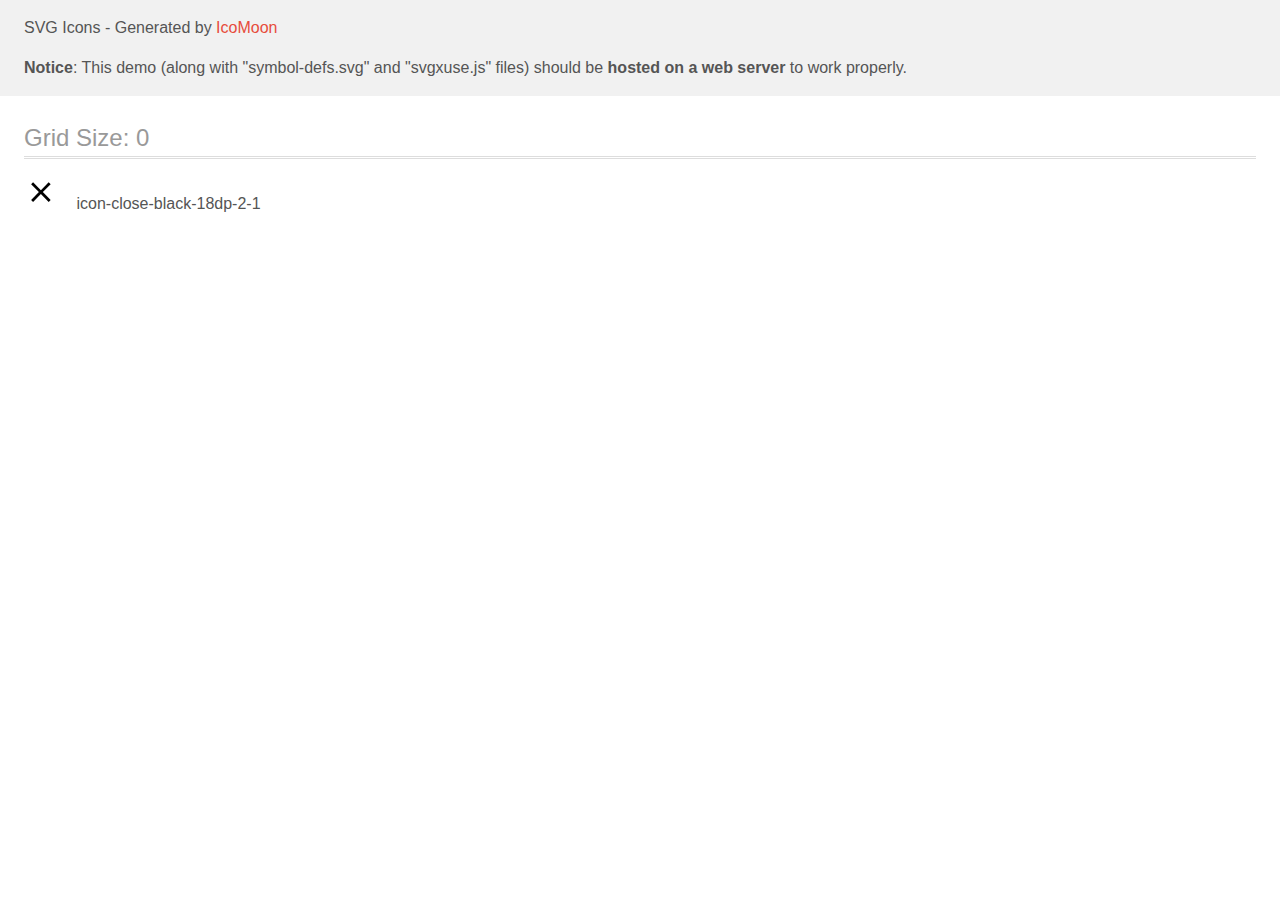
<file: images/icons-svg/modal/icomoon/demo-external-svg.html>
<!doctype html>
<html>
<head>
    <title>IcoMoon - SVG Icons</title>
    <meta charset="utf-8">
    <meta name="viewport" content="width=device-width, initial-scale=1">
    <link rel="stylesheet" href="demo-files/demo.css">
    <link rel="stylesheet" href="style.css">
</head>
<body>
<header class="bgc1 clearfix">
<div class="mhl">
    <p>SVG Icons - Generated by <a href="https://icomoon.io/app">IcoMoon</a></p><p><strong>Notice</strong>: This demo (along with "symbol-defs.svg" and "svgxuse.js" files) should be <b>hosted on a web server</b> to work properly.</p>
</div>
</header>
    <div class="clearfix mhl ptl">
        <h1 class="mvm mtn fgc1">Grid Size: 0</h1>
        <div class="glyph fs1">
            <div class="clearfix pbs">
                <svg class="icon icon-close-black-18dp-2-1"><use xlink:href="symbol-defs.svg#icon-close-black-18dp-2-1"></use></svg><span class="name"> icon-close-black-18dp-2-1</span>
            </div>
        </div>
  </div>
<script defer src="svgxuse.js"></script>
</body>
</html>
</file>
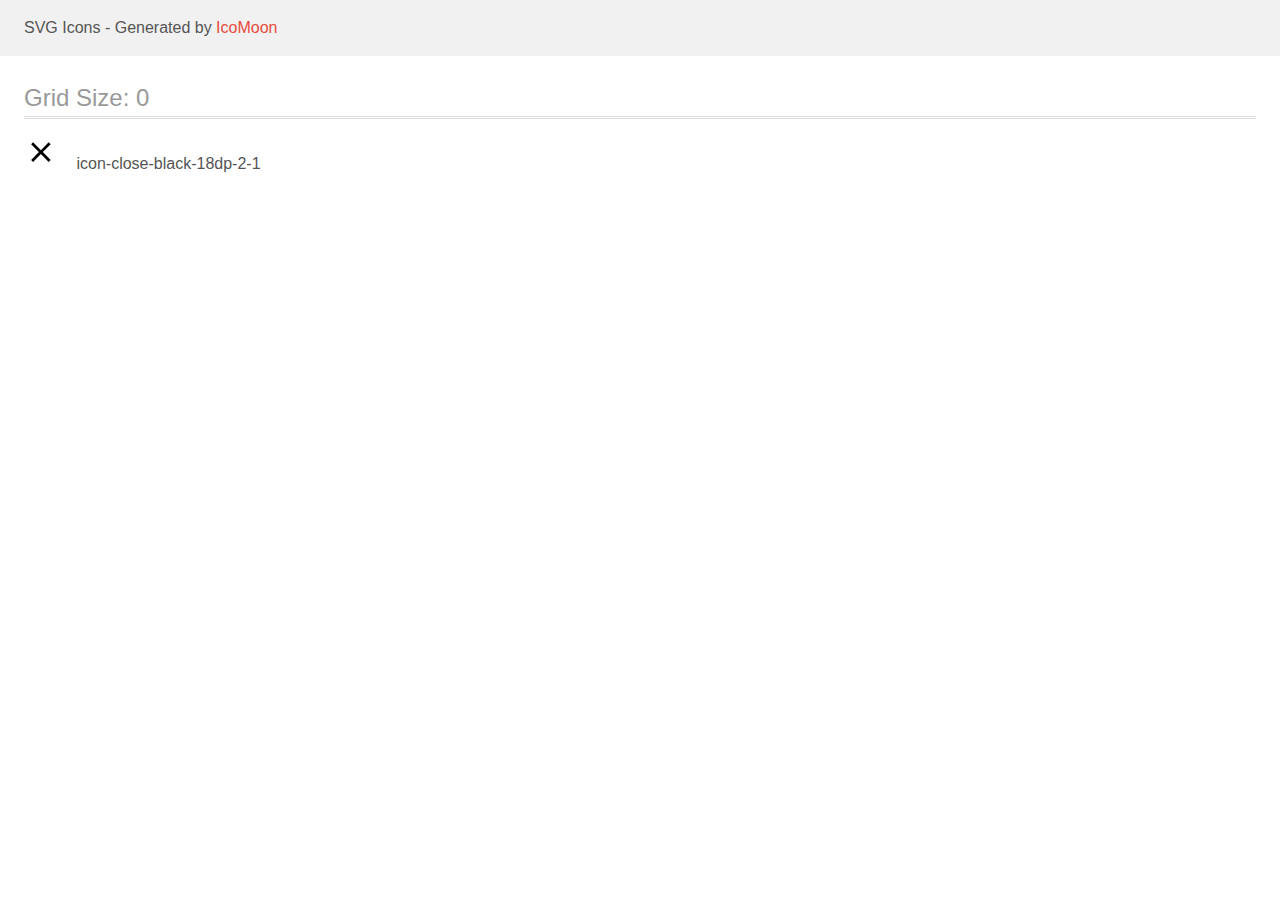
<file: images/icons-svg/modal/icomoon/demo.html>
<!doctype html>
<html>
<head>
    <title>IcoMoon - SVG Icons</title>
    <meta charset="utf-8">
    <meta name="viewport" content="width=device-width, initial-scale=1">
    <link rel="stylesheet" href="demo-files/demo.css">
    <link rel="stylesheet" href="style.css">
</head>
<body>
<svg aria-hidden="true" style="position: absolute; width: 0; height: 0; overflow: hidden;" version="1.1" xmlns="http://www.w3.org/2000/svg" xmlns:xlink="http://www.w3.org/1999/xlink">
<defs>
<symbol id="icon-close-black-18dp-2-1" viewBox="0 0 32 32">
<path d="M26.667 7.303l-1.97-1.97-7.808 7.808-7.808-7.808-1.97 1.97 7.808 7.808-7.808 7.808 1.97 1.97 7.808-7.808 7.808 7.808 1.97-1.97-7.808-7.808 7.808-7.808z"></path>
</symbol>
</defs>
</svg>

<header class="bgc1 clearfix">
<div class="mhl">
    <p>SVG Icons - Generated by <a href="https://icomoon.io/app">IcoMoon</a></p>
</div>
</header>
    <div class="clearfix mhl ptl">
        <h1 class="mvm mtn fgc1">Grid Size: 0</h1>
        <div class="glyph fs1">
            <div class="clearfix pbs">
                <svg class="icon icon-close-black-18dp-2-1"><use xlink:href="#icon-close-black-18dp-2-1"></use></svg><span class="name"> icon-close-black-18dp-2-1</span>
            </div>
        </div>
  </div>
<script defer src="svgxuse.js"></script>
</body>
</html>
</file>
<file: css/styles.css>
:root {
  --color-logo: #000000;
  --main-text-color: #757575;
  --title-color: #212121;
  --title-second-color: #ffffff;
  --hover-color: #2196f3;
  --button-hover-color: #188ce8;
  --dark-bg-color: #2f303a;
  --second-bg-color: #f5f4fa;
  --nav-footer-color: rgba(255, 255, 255, 0.6);
  --title-font: Roboto;

  --color-button-portfolio: #f5f4fa;
  --container-border-color: #eeeeee;

  --color-social-icons: #afb1b8;
}

/* transition-duration: 250ms;
  transition-timing-function: cubic-bezier(0.4, 0, 0.2, 1);
   */

html {
  box-sizing: border-box;
}

*,
*::before,
*::after {
  box-sizing: inherit;
}

/* first page
header
fooer
*/

.body {
  font-family: var(--title-font), sans-serif;
  font-style: normal;
  font-weight: 400;
  font-size: 14px;
  line-height: 1.71;
  letter-spacing: 0.03em;
  color: var(--main-text-color);
}

h1,
h2,
h3,
h4,
h5,
h6,
p,
ul {
  margin: 0;
}

img {
  display: block;
  max-width: 100%;
  height: auto;
}

.visually-hidden {
  position: absolute !important;
  clip: rect(1px 1px 1px 1px);
  clip: rect(1px, 1px, 1px, 1px);
  padding: 0 !important;
  border: 0 !important;
  height: 1px !important;
  width: 1px !important;
  overflow: hidden;
}

.link {
  text-decoration: none;
  color: var(--main-text-color);
  padding-top: 15px;
  padding-bottom: 15px;
  align-items: center;

  transition-duration: 250ms;
  transition-timing-function: cubic-bezier(0.4, 0, 0.2, 1);
  transition-property: color;
}

.link:hover,
.link:focus {
  color: var(--hover-color);
}

.button:hover,
.button:focus {
  background-color: var(--button-hover-color);
}

.list {
  margin-top: 0;
  margin-bottom: 0;
  padding-left: 0;
  list-style: none;
}

.header {
  position: relative;
  font-weight: 500;
  font-size: 14px;
  line-height: 1.14;
  letter-spacing: 0.02em;

  height: 80px;
}

.header::before {
  display: block;
  position: absolute;
  content: '';
  width: 100%;
  right: 0;
  bottom: 0;
  border-bottom: 1px solid #ececec;
}

.container {
  width: 1200px;
  padding-left: 15px;
  padding-right: 15px;
  margin-left: auto;
  margin-right: auto;
}

.header .container {
  display: flex;
  justify-content: flex-end;
  align-items: center;
}

.navigation {
  display: flex;
  align-items: center;
  margin-right: auto;
}

.header .logo {
  margin-right: 93px;
}

.logo-web {
  color: var(--hover-color);
}

.logo {
  font-family: Raleway, sans-serif;
  font-weight: 700;
  font-size: 26px;
  line-height: 1.19;
  color: var(--color-logo);
  text-decoration: none;
}

.dark-bg .logo {
  --color-logo: var(--title-second-color);
}

.nav-website {
  padding: 32px 0;
  color: var(--title-color);
}

.curent {
  color: var(--hover-color);
}

.curent::after {
  display: block;
  content: '';
  position: absolute;
  width: 100%;
  height: 4px;
  border-radius: 2px;
  background-color: currentColor;
  transform: translateY(38px);
}

/* .curent:hover,
.curent:focus {
  color: var(--title-color);
} */

.dark-bg {
  width: 100%;
  background-color: var(--dark-bg-color);
}

.menu {
  display: inline-flex;
}

.menu-item {
  position: relative;
}

.menu .link {
  display: flex;
}

.menu-item:not(:last-child) {
  margin-right: 50px;
}

.contacts:not(:last-child) {
  margin-right: 30px;
}

.contacts .icon-mail {
  width: 16px;
  height: 12px;
  margin-right: 10px;
  fill: currentColor;
}

.contacts .icon-phone {
  width: 10px;
  height: 16px;
  margin-right: 10px;
  fill: currentColor;
}

.hero {
  max-width: 1600px;
  margin-left: auto;
  margin-right: auto;
  padding-bottom: 200px;
  padding-top: 200px;
  background-image: linear-gradient(rgba(47, 48, 58, 0.4), rgba(47, 48, 58, 0.4)), url(../images/hero/img-hero.jpg);
}

.heading {
  font-weight: 900;
  font-size: 44px;
  line-height: 1.36;
  text-align: center;
  letter-spacing: 0.06em;
  text-transform: uppercase;
  color: var(--title-second-color);

  width: calc(100% / 12 * 7);
  margin-right: auto;
  margin-left: auto;
  margin-bottom: 30px;
}

.button {
  display: block;
  margin: auto;
  min-width: 200px;
  padding: 10px 32px;

  font-family: inherit;
  cursor: pointer;
  font-weight: 700;
  font-size: 16px;
  line-height: 1.88;
  letter-spacing: 0.06em;
  color: var(--title-second-color);
  background-color: var(--hover-color);
  box-shadow: 0px 4px 4px rgba(0, 0, 0, 0.15);
  border-radius: 4px;
  border: 0px;

  transition-duration: 250ms;
  transition-timing-function: cubic-bezier(0.4, 0, 0.2, 1);
  transition-property: background-color;
}

.backdrop.is-hidden {
  visibility: hidden;
  opacity: 0;
  pointer-events: none;
}

.backdrop {
  position: fixed;
  top: 0;
  left: 0;
  width: 100%;
  height: 100%;
  background-color: rgba(0, 0, 0, 0.2);
  transition: 250ms ease-out 250ms;
}

.modal {
  position: absolute;
  top: 50%;
  left: 50%;
  transform: translate(-50%, -50%);

  min-width: 528px;
  min-height: 581px;

  background-color: var(--title-second-color);
  box-shadow: 0px 1px 3px rgba(0, 0, 0, 0.12), 0px 1px 1px rgba(0, 0, 0, 0.14), 0px 2px 1px rgba(0, 0, 0, 0.2);
  border-radius: 4px;
}

.modal-button {
  position: absolute;
  top: 8px;
  right: 8px;

  display: flex;
  justify-content: center;
  align-items: center;
  width: 30px;
  height: 30px;
  border-radius: 50%;
  background-color: #ffffff;
  border: 1px solid rgba(0, 0, 0, 0.1);
}

.modal-button .icon {
  width: 18px;
  height: 18px;
  fill: #000000;
}

.title {
  padding: 94px 0;
}

.title-list {
  font-weight: 700;
  font-size: 36px;
  line-height: 1.17;
  text-align: center;
  color: var(--title-color);
  margin-bottom: 50px;
}

.description {
  display: flex;
  flex-wrap: wrap;
  margin-left: -30px;
  margin-top: -30px;
}

.description-item {
  margin-left: 30px;
  margin-top: 30px;
  flex-basis: calc((100% - 4 * 30px) / 4);
}

.description-item::before {
  display: inline-block;
  content: '';
  width: 270px;
  height: 120px;
  margin-bottom: 30px;
  border-radius: 4px;
  background-color: var(--color-button-portfolio);
  background-repeat: no-repeat;
  background-position: center;
}

.description-item:nth-child(1)::before {
  background-image: url(../images/icons-svg/section-two/antenna.svg);
}

.description-item:nth-child(2)::before {
  background-image: url(../images/icons-svg/section-two/clock.svg);
}

.description-item:nth-child(3)::before {
  background-image: url(../images/icons-svg/section-two/diagram.svg);
}

.description-item:nth-child(4)::before {
  background-image: url(../images/icons-svg/section-two/astronaut.svg);
}

.title-heading {
  font-weight: 700;
  font-size: 14px;
  line-height: 1.14;
  text-transform: uppercase;
  color: var(--title-color);

  margin-bottom: 10px;
}

.images {
  display: flex;
  flex-wrap: wrap;
  margin-left: -30px;
  margin-top: -30px;
}

.images-item {
  position: relative;
  margin-left: 30px;
  margin-top: 30px;
  flex-basis: calc((100% - 3 * 30px) / 3);
}

.label {
  position: absolute;
  width: 370px;
  height: 70px;
  bottom: 0;
  font-weight: 700;
  text-transform: uppercase;
  padding: 27px 0;
  text-align: center;
  background-color: rgba(47, 48, 58, 0.8);
  color: var(--title-second-color);
}

.work {
  padding-bottom: 94px;
}

.team {
  background-color: var(--second-bg-color);
  padding-top: 94px;
  padding-bottom: 94px;
}

.team-list {
  display: flex;
  flex-wrap: wrap;
  margin-top: -30px;
  margin-left: -30px;
}

.list-card {
  flex-basis: calc((100% - 4 * 30px) / 4);
  margin-top: 30px;
  margin-left: 30px;

  font-size: 16px;
  line-height: 1.88;
  text-align: center;
  background-color: var(--title-second-color);
  box-shadow: 0px 1px 3px rgba(0, 0, 0, 0.12), 0px 1px 1px rgba(0, 0, 0, 0.14), 0px 2px 1px rgba(0, 0, 0, 0.2);
  border-radius: 0px 0px 4px 4px;
}

.developer-names {
  padding: 30px;
}

.card-heading {
  margin-bottom: 10px;

  font-weight: 500;
  font-size: 16px;
  line-height: 1.88;
  color: var(--title-color);
}

.profession {
  margin-bottom: 16px;
}

.social-icons {
  display: inline-flex;
}

.social-icons-link {
  display: flex;
  justify-content: center;
  align-items: center;
  width: 44px;
  height: 44px;
  border-radius: 50%;
  background-color: var(--title-second-color);

  transition-duration: 250ms;
  transition-timing-function: cubic-bezier(0.4, 0, 0.2, 1);
  transition-property: background-color;
}

.social-icons .icon {
  width: 20px;
  height: 20px;
  fill: var(--color-social-icons);
  transition-duration: 250ms;
  transition-timing-function: cubic-bezier(0.4, 0, 0.2, 1);
  transition-property: fill;
}

.clients {
  padding-top: 94px;
  padding-bottom: 94px;
}

.logo-clients {
  display: inline-flex;
  flex-wrap: wrap;
  margin-top: -30px;
  margin-left: -30px;
}

.logotips {
  margin-top: 30px;
  margin-left: 30px;
  width: calc(100% / 12 * 2);
  flex-basis: calc((100% - 6 * 30px) / 6);
}

.partners-link {
  display: flex;
  justify-content: center;
  align-items: center;
  padding: 0;
  width: 170px;
  height: 90px;
  border: 1px solid var(--color-social-icons);
  border-radius: 4px;
  /* filter: drop-shadow(0px 4px 4px rgba(0, 0, 0, 0.25)); */
  background-repeat: no-repeat;
  background-position: center;

  transition-duration: 250ms;
  transition-timing-function: cubic-bezier(0.4, 0, 0.2, 1);
  transition-property: border-color;
}

.logo-clients .icon {
  fill: var(--color-social-icons);
  transition: 2500ms;
  transition-timing-function: cubic-bezier(0.4, 0, 0.2, 1);
  transition-property: color;

  transition-duration: 250ms;
  transition-timing-function: cubic-bezier(0.4, 0, 0.2, 1);
  transition-property: fill;
}

.partners-link:hover,
.partners-link:focus {
  border-color: currentColor;
}

.partners-link:hover .icon,
.partners-link:focus .icon {
  fill: currentColor;
}

.footer {
  padding-top: 60px;
  padding-bottom: 60px;
}

.footer .container {
  display: flex;
  align-items: baseline;
}

.footer-map {
  display: inline-block;
  width: calc(100% / 12 * 3);
}

.social-site .title-heading {
  margin-bottom: 20px;
}

.social-site .social-icons-link {
  background-color: rgba(255, 255, 255, 0.1);
}

.social-site .icon {
  fill: var(--title-second-color);
}

.social-icons-link:hover,
.social-icons-link:focus {
  background-color: var(--hover-color);
}

.social-icons-link:hover .icon,
.social-icons-link:focus .icon {
  fill: var(--title-second-color);
}

.social-icons-item:not(:last-child) {
  margin-right: 10px;
}

.adres {
  margin-top: 20px;

  font-style: normal;
  font-size: 14px;
  line-height: 1.71;
}

.footer-list {
  margin-top: 9px;
}

.footer-link:not(:last-child) {
  margin-bottom: 9px;
}

.adres-link {
  color: var(--title-second-color);
  padding: 0;
}

.footer-nav {
  padding: 0;
  color: rgba(255, 255, 255, 0.6);
}

.dark-bg .title-heading {
  --title-color: var(--title-second-color);
}

/* portfolio */
.body-portfolio {
  font-family: var(--title-font), sans-serif;
  font-style: normal;
  font-weight: 400;
  font-size: 16px;
  line-height: 1.88;
  letter-spacing: 0.03em;
  color: var(--main-text-color);
}

.second-header {
  box-shadow: 0px 4px 4px rgba(0, 0, 0, 0.25);
}

.section {
  padding-top: 94px;
  padding-bottom: 94px;
}

.button-nav {
  display: flex;
  align-items: center;
  justify-content: center;
  margin: auto;
  margin-bottom: 50px;
}

.button-item:not(:last-child) {
  margin-right: 8px;
}

.list-button {
  min-width: 73px;
  padding: 6px 22px;

  font-family: inherit;
  cursor: pointer;
  font-weight: 500;
  font-size: 16px;
  line-height: 1.63;
  text-align: center;
  color: var(--title-color);
  background-color: var(--color-button-portfolio);
  border-radius: 4px;
  border: 0px;

  transition-duration: 250ms;
  transition-timing-function: cubic-bezier(0.4, 0, 0.2, 1);
  transition-property: background-color, color, box-shadow;
}

/* .curent-button {
  background-color: var(--button-hover-color);
  color: var(--title-second-color);
}

.curent-button:hover,
.curent-button:focus {
  color: var(--title-color);
  background-color: var(--color-button-portfolio);
} */

.list-button:hover,
.list-button:focus {
  background-color: var(--hover-color);
  color: var(--title-second-color);
  box-shadow: 0px 3px 1px rgba(0, 0, 0, 0.1), 0px 1px 2px rgba(0, 0, 0, 0.08), 0px 2px 2px rgba(0, 0, 0, 0.12);
  border-radius: 4px;
}

.box-navigation {
  display: flex;
  flex-wrap: wrap;
  margin-left: -30px;
  margin-top: -30px;
}

.box {
  margin-left: 30px;
  margin-top: 30px;
  flex-basis: calc((100% - 3 * 30px) / 3);

  background-color: var(--title-second-color);
  box-sizing: border-box;

  transition-duration: 250ms;
  transition-timing-function: cubic-bezier(0.4, 0, 0.2, 1);
  transition-property: box-shadow;
}

.box:hover,
.box:focus {
  box-shadow: 0px 1px 1px rgba(0, 0, 0, 0.12), 0px 4px 4px rgba(0, 0, 0, 0.06), 1px 4px 6px rgba(0, 0, 0, 0.16);
}

.box:hover .link {
  color: inherit;
}

.overlay {
  position: relative;
  overflow: hidden;
}

.img-content {
  position: absolute;
  top: 0;
  left: 0;
  width: 100%;
  height: 100%;
  background-color: rgba(33, 150, 243, 0.9);
  transform: translateY(100%);

  padding: 63px 24px;
  margin: 0;
  font-size: 18px;
  line-height: 1.56;
  color: var(--title-second-color);

  transition: 250ms ease-in-out;
  transition-timing-function: cubic-bezier(0.4, 0, 0.2, 1);
  transition-property: background-color, color;
}

.box:hover .img-content {
  transform: translateY(0);
  transition: 250ms ease-in-out;
}

.title-card {
  padding: 20px 24px;
  border-left: 1px solid var(--container-border-color);
  border-right: 1px solid var(--container-border-color);
  border-bottom: 1px solid var(--container-border-color);
}

.title-work {
  font-weight: 700;
  font-size: 18px;
  line-height: 2;
  letter-spacing: 0.06em;
  color: var(--title-color);
  margin-bottom: 4px;
}
</file>
<file: images/icons-svg/clients/icomoon/demo-files/demo.css>
body {
  padding: 0;
  margin: 0;
  font-family: sans-serif;
  font-size: 1em;
  line-height: 1.5;
  color: #555;
  background: #fff;
}
h1 {
  font-size: 1.5em;
  font-weight: normal;
  box-shadow: 0 1px #ddd, 0 2px #fff, 0 3px #ddd;
}
small {
  font-size: .66666667em;
}
a {
  color: #e74c3c;
  text-decoration: none;
}
a:hover, a:focus {
  box-shadow: 0 1px #e74c3c;
}
.bshadow0, input {
  box-shadow: inset 0 -2px #e7e7e7;
}
input:hover {
  box-shadow: inset 0 -2px #ccc;
}
input, fieldset {
  font-size: 1em;
  margin: 0;
  padding: 0;
  border: 0;
}
input {
  color: inherit;
  line-height: 1.5;
  height: 1.5em;
  padding: .25em 0;
}
input:focus {
  outline: none;
  box-shadow: inset 0 -2px #449fdb;
}
.glyph {
  font-size: 16px;
  margin-right: 1.5em;
  float: left;
  width: 6em;
}
svg {
  color: #000;
}
.liga {
  width: 80%;
  width: calc(100% - 2.5em);
}
.talign-right {
  text-align: right;
}
.talign-center {
  text-align: center;
}
.bgc1 {
  background: #f1f1f1;
}
.fgc0 {
  color: #000;
}
.fgc1 {
  color: #999;
}
p {
  margin-top: 1em;
  margin-bottom: 1em;
}
.mvm {
  margin-top: .75em;
  margin-bottom: .75em;
}
.mtn {
  margin-top: 0;
}
.mtl, .mal {
  margin-top: 1.5em;
}
.mbl, .mal {
  margin-bottom: 1.5em;
}
.mal, .mhl {
  margin-left: 1.5em;
  margin-right: 1.5em;
}
.mhmm {
  margin-left: 1em;
  margin-right: 1em;
}
.ptl {
  padding-top: 1.5em;
}
.pbs, .pvs {
  padding-bottom: .25em;
}
.pvs, .pts {
  padding-top: .25em;
}
.unit {
  float: left;
}
.unitRight {
  float: right;
}
.size1of2 {
  width: 50%;
}
.size1of1 {
  width: 100%;
}
.clearfix:before, .clearfix:after {
  content: " ";
  display: table;
}
.clearfix:after {
  clear: both;
}
.hidden-true {
  display: none;
}
.textbox0 {
  width: 3em;
  background: #f1f1f1;
  padding: .25em .5em;
  line-height: 1.5;
  height: 1.5em;
}
.fs0 {
  font-size: 16px;
}
.fs1 {
  font-size: 32px;
}
.name {
  font-size: 0.5em;
  margin-left: 1em;
}
</file>
<file: images/icons-svg/clients/icomoon/style.css>
.icon {
  display: inline-block;
  width: 1em;
  height: 1em;
  stroke-width: 0;
  stroke: currentColor;
  fill: currentColor;
}

/* ==========================================
Single-colored icons can be modified like so:
.icon-name {
  font-size: 32px;
  color: red;
}
========================================== */

.icon-brand {
  width: 1.2548828125em;
}

.icon-company {
  width: 0.953125em;
}

.icon-foster-peters {
  width: 1.8603515625em;
}

.icon-tagline {
  width: 0.76953125em;
}

.icon-tag-line {
  width: 1.9345703125em;
}

.icon-ya--co {
  width: 0.900390625em;
}
</file>
<file: images/icons-svg/modal/icomoon/demo-files/demo.css>
body {
  padding: 0;
  margin: 0;
  font-family: sans-serif;
  font-size: 1em;
  line-height: 1.5;
  color: #555;
  background: #fff;
}
h1 {
  font-size: 1.5em;
  font-weight: normal;
  box-shadow: 0 1px #ddd, 0 2px #fff, 0 3px #ddd;
}
small {
  font-size: .66666667em;
}
a {
  color: #e74c3c;
  text-decoration: none;
}
a:hover, a:focus {
  box-shadow: 0 1px #e74c3c;
}
.bshadow0, input {
  box-shadow: inset 0 -2px #e7e7e7;
}
input:hover {
  box-shadow: inset 0 -2px #ccc;
}
input, fieldset {
  font-size: 1em;
  margin: 0;
  padding: 0;
  border: 0;
}
input {
  color: inherit;
  line-height: 1.5;
  height: 1.5em;
  padding: .25em 0;
}
input:focus {
  outline: none;
  box-shadow: inset 0 -2px #449fdb;
}
.glyph {
  font-size: 16px;
  margin-right: 1.5em;
  float: left;
  width: 8em;
}
svg {
  color: #000;
}
.liga {
  width: 80%;
  width: calc(100% - 2.5em);
}
.talign-right {
  text-align: right;
}
.talign-center {
  text-align: center;
}
.bgc1 {
  background: #f1f1f1;
}
.fgc0 {
  color: #000;
}
.fgc1 {
  color: #999;
}
p {
  margin-top: 1em;
  margin-bottom: 1em;
}
.mvm {
  margin-top: .75em;
  margin-bottom: .75em;
}
.mtn {
  margin-top: 0;
}
.mtl, .mal {
  margin-top: 1.5em;
}
.mbl, .mal {
  margin-bottom: 1.5em;
}
.mal, .mhl {
  margin-left: 1.5em;
  margin-right: 1.5em;
}
.mhmm {
  margin-left: 1em;
  margin-right: 1em;
}
.ptl {
  padding-top: 1.5em;
}
.pbs, .pvs {
  padding-bottom: .25em;
}
.pvs, .pts {
  padding-top: .25em;
}
.unit {
  float: left;
}
.unitRight {
  float: right;
}
.size1of2 {
  width: 50%;
}
.size1of1 {
  width: 100%;
}
.clearfix:before, .clearfix:after {
  content: " ";
  display: table;
}
.clearfix:after {
  clear: both;
}
.hidden-true {
  display: none;
}
.textbox0 {
  width: 3em;
  background: #f1f1f1;
  padding: .25em .5em;
  line-height: 1.5;
  height: 1.5em;
}
.fs0 {
  font-size: 16px;
}
.fs1 {
  font-size: 32px;
}
.name {
  font-size: 0.5em;
  margin-left: 1em;
}
</file>
<file: images/icons-svg/modal/icomoon/style.css>
.icon {
  display: inline-block;
  width: 1em;
  height: 1em;
  stroke-width: 0;
  stroke: currentColor;
  fill: currentColor;
}

/* ==========================================
Single-colored icons can be modified like so:
.icon-name {
  font-size: 32px;
  color: red;
}
========================================== */
</file>
